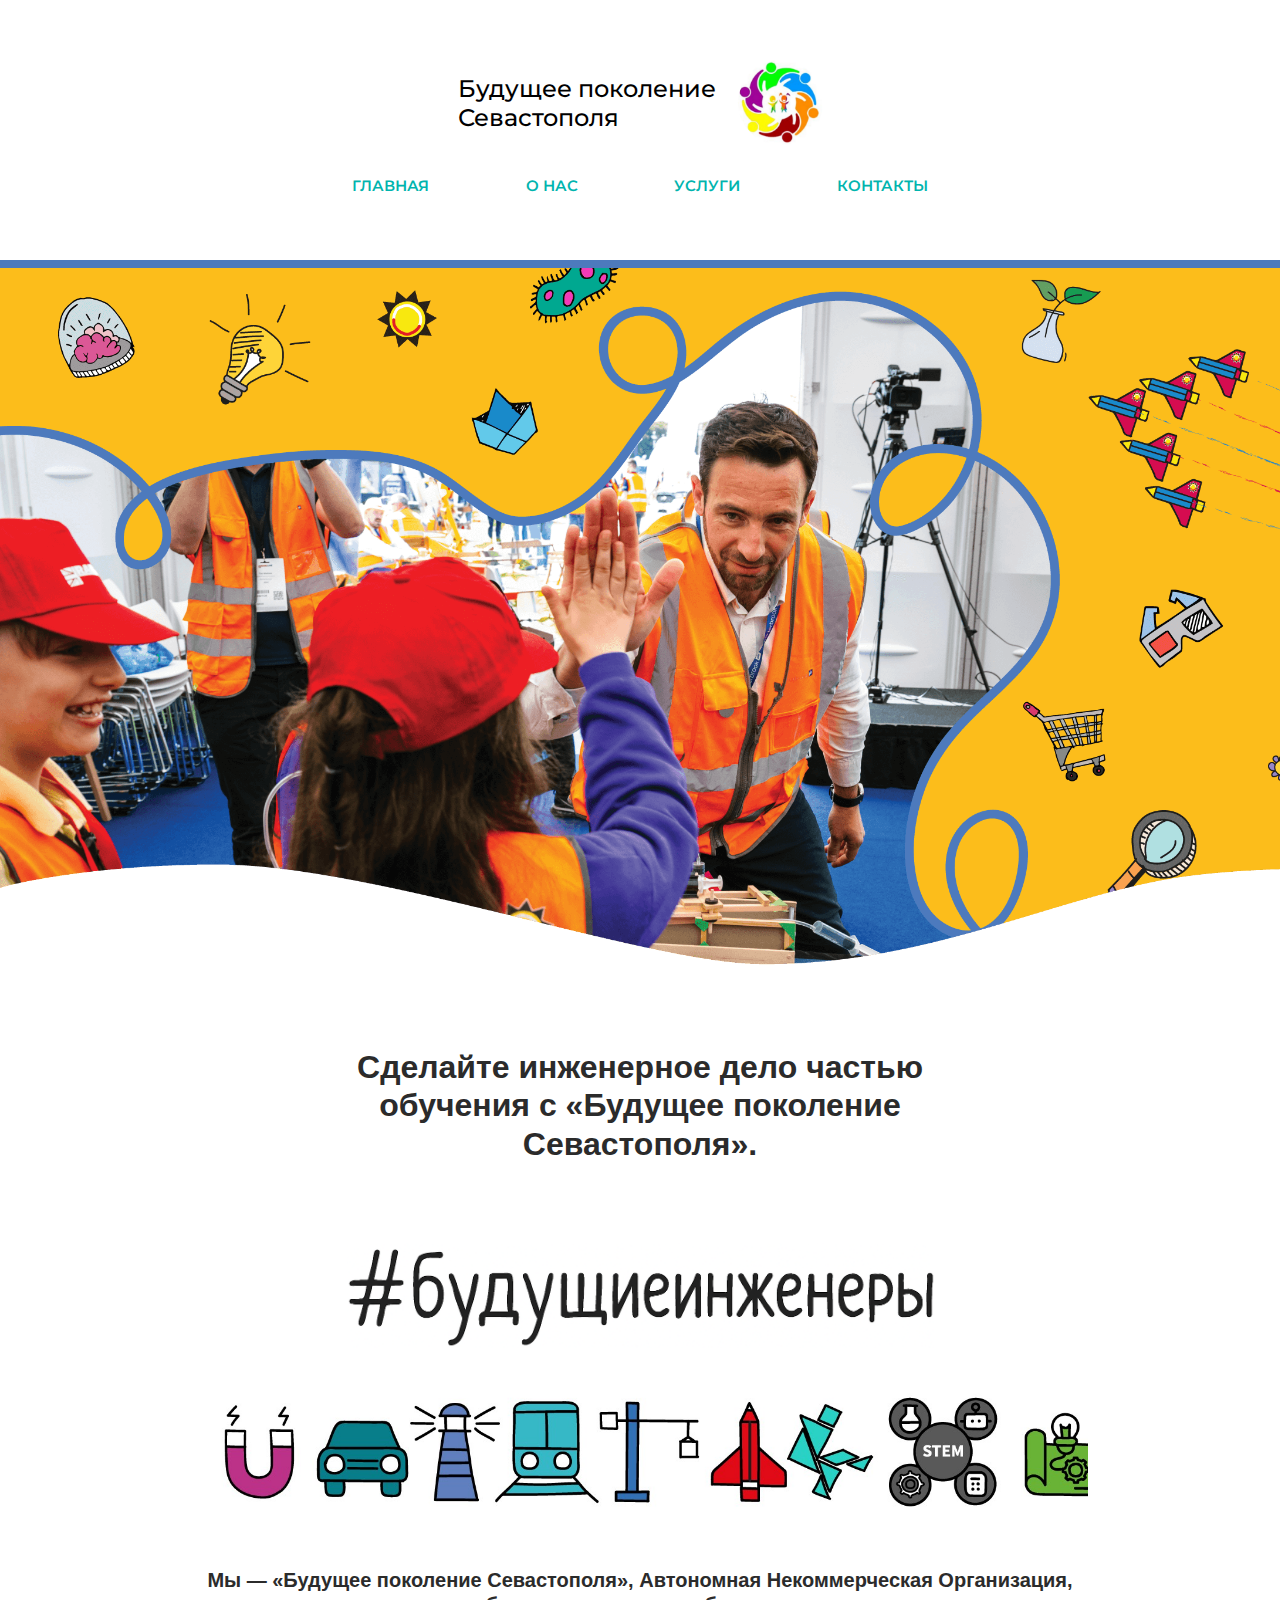
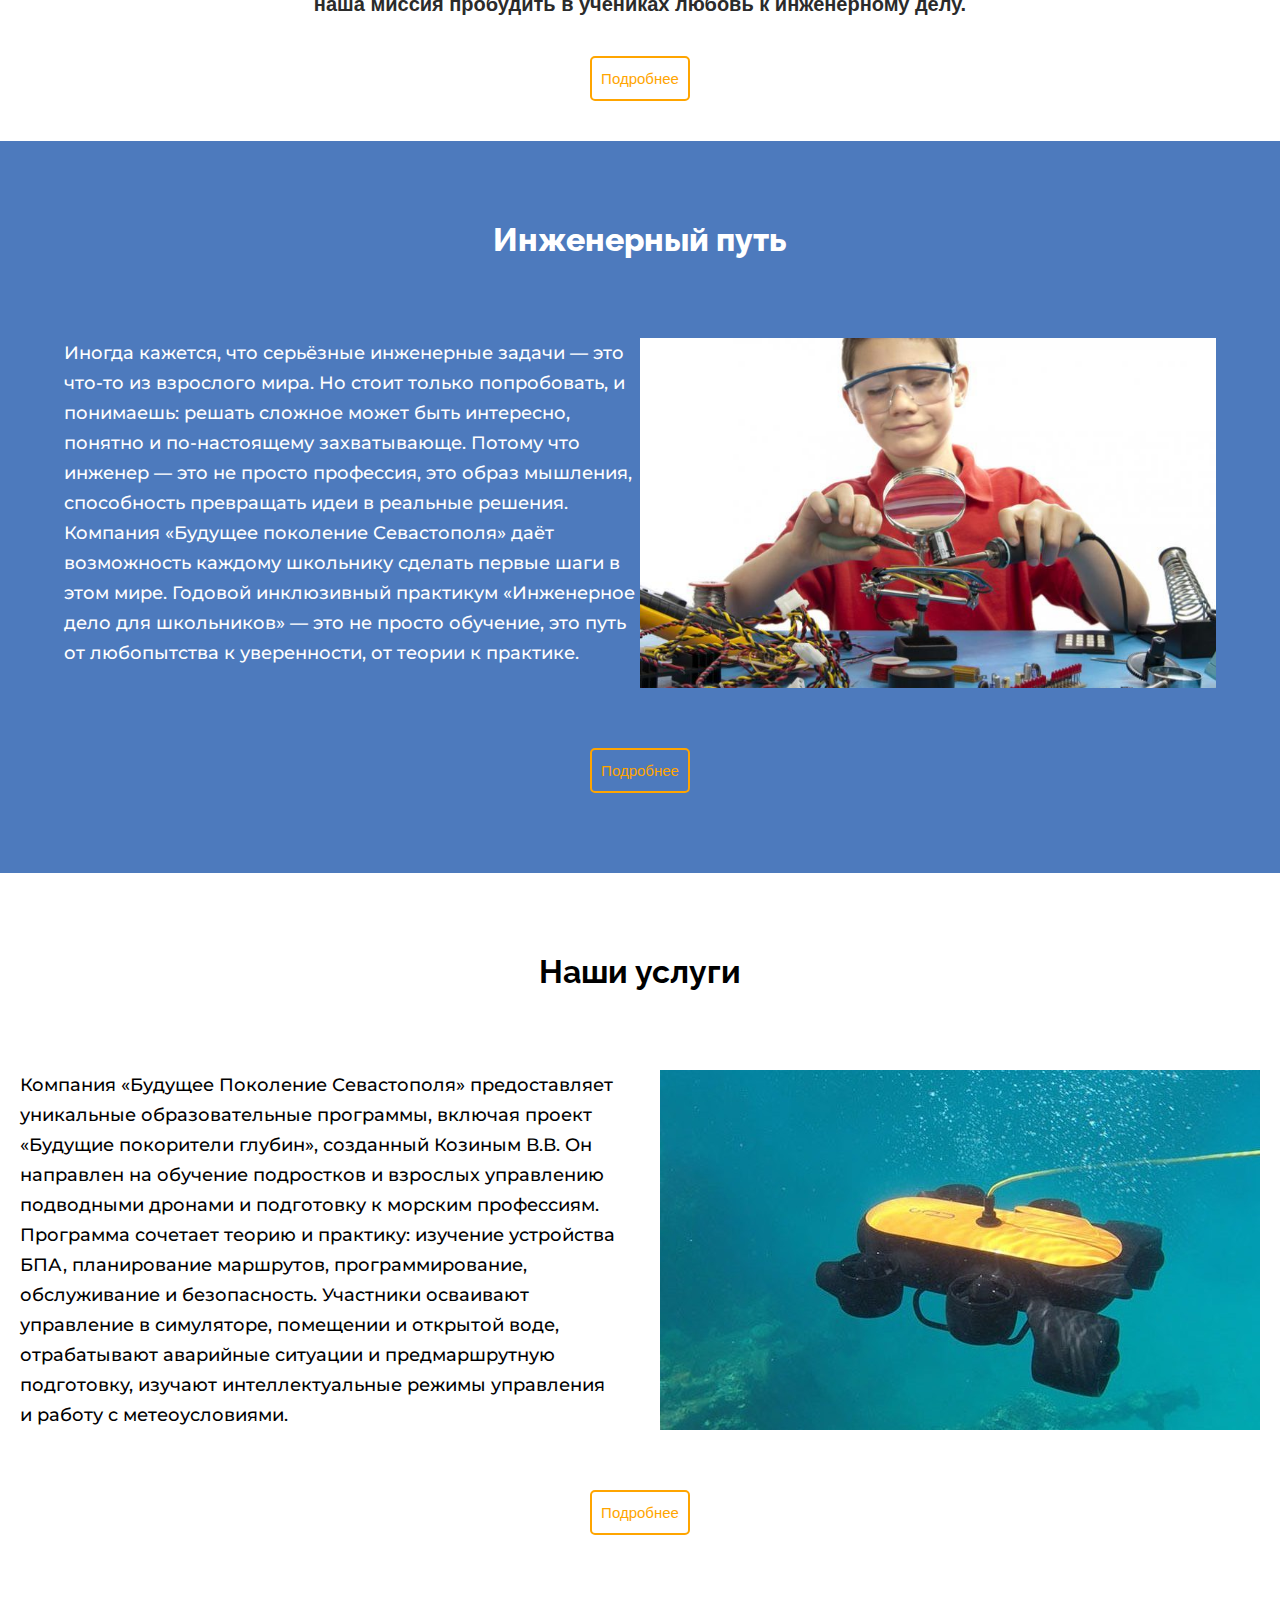
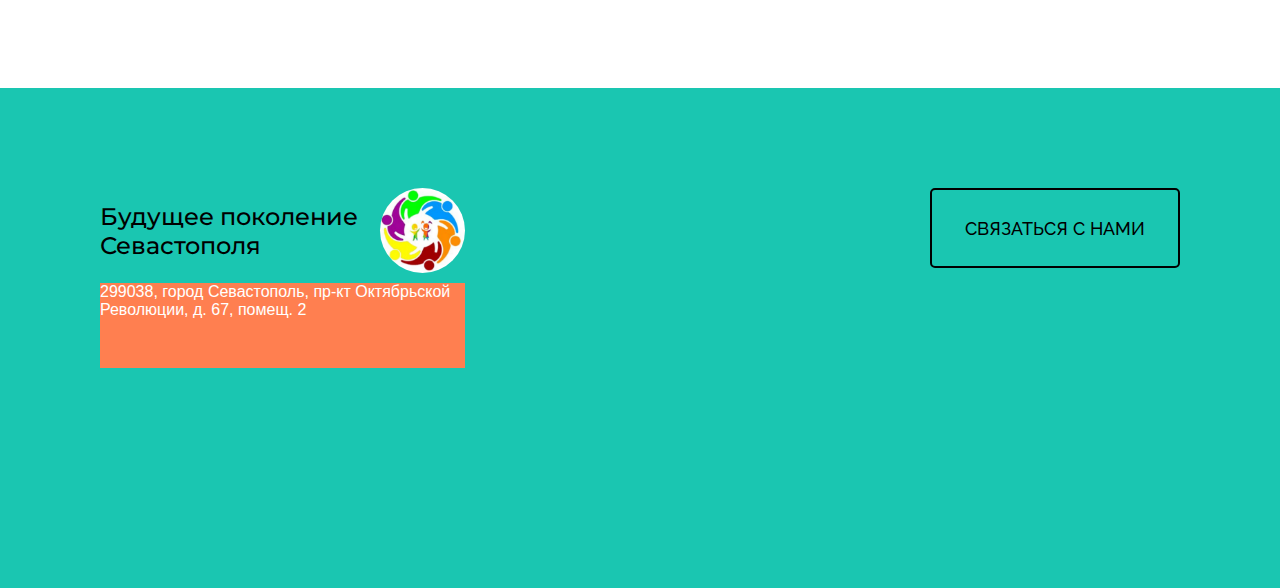
<file: index.html>
<!DOCTYPE html>
<html lang="en">
<head>
  <meta charset="UTF-8">
  <meta name="viewport" content="width=device-width, initial-scale=1.0">
  <meta http-equiv="X-UA-Compatible" content="IE=7">
  <title>MainPage</title>

  <link rel="preconnect" href="https://fonts.googleapis.com">
<link rel="preconnect" href="https://fonts.gstatic.com" crossorigin>
<link href="https://fonts.googleapis.com/css2?family=Raleway:ital,wght@0,100..900;1,100..900&display=swap" rel="stylesheet">

<link rel="preconnect" href="https://fonts.googleapis.com">
<link rel="preconnect" href="https://fonts.gstatic.com" crossorigin>
<link href="https://fonts.googleapis.com/css2?family=Montserrat:ital,wght@0,100..900;1,100..900&display=swap" rel="stylesheet">

  <link rel="stylesheet" href="styles.css">
</head>
  <body>

    <header>
      <div class="logo">
              <div class="logo_text">
                  <p>Будущее поколение Севастополя</p>
              </div>
              
              <div class="logo_img"></div>
      </div>

      <nav>
        <input id="burger-toggle" type="checkbox">
        <label for="burger-toggle">
          <span></span>
        </label>
        <ul class="header__list">
          
            <a href="./index.html" class="header__link">ГЛАВНАЯ</a>
          
          
            <a href="./about_us.html" class="header__link">О НАС</a>
          
          
            <a href="./services.html" class="header__link">УСЛУГИ</a>
          
          
            <!-- <a href="./programs.html" class="header__link">ПРОГРАММЫ</a> -->

            <a href="./contacts.html" class="header__link">КОНТАКТЫ</a>
          

        </ul>
      </nav>

    </header>

    <div class="main">
          <div class="blue_line"></div>
          <div class="img_man"></div>  
          <div class="bold_text">
            <p>Сделайте инженерное дело частью обучения с «Будущее поколение Севастополя».</p>
          </div>
          <div class="img_hashtag"></div>
          <div class="img_icons"></div>
          <div class="down_text">
            <p>Мы — «Будущее поколение Севастополя», Автономная Некоммерческая Организация, наша миссия пробудить в учениках любовь к инженерному делу.</p>
          </div>
          <a href="./about_us.html">
            <div class="button">
              <p>Подробнее</p>
            </div>
          </a>
    </div>

    <div class="colors_blocks">
      <div class="text1">
        <h1>Инженерный путь</h1>
      </div>

      <div class="block2">
        <div class="text2">
          <p>
            Иногда кажется, что серьёзные инженерные задачи — это что-то из взрослого мира. Но стоит только попробовать, и понимаешь: решать сложное может быть интересно, понятно и по-настоящему захватывающе. Потому что инженер — это не просто профессия, это образ мышления, способность превращать идеи в реальные решения.

    Компания «Будущее поколение Севастополя» даёт возможность каждому школьнику сделать первые шаги в этом мире. Годовой инклюзивный практикум «Инженерное дело для школьников» — это не просто обучение, это путь от любопытства к уверенности, от теории к практике.
          </p>

        </div>

        <div class="main_img6"></div>
      </div>

      
      <a href="./programs.html">
            <div class="button">
              <p>Подробнее</p>
            </div>
      </a>
    </div>

    <div class="services">
      <h1>Наши услуги</h1>

      <div class="blocks">
        <div class="text">
          <p>
            Компания «Будущее Поколение Севастополя» предоставляет уникальные образовательные программы, включая проект «Будущие покорители глубин», созданный Козиным В.В. Он направлен на обучение подростков и взрослых управлению подводными дронами и подготовку к морским профессиям. Программа сочетает теорию и практику: изучение устройства БПА, планирование маршрутов, программирование, обслуживание и безопасность. Участники осваивают управление в симуляторе, помещении и открытой воде, отрабатывают аварийные ситуации и предмаршрутную подготовку, изучают интеллектуальные режимы управления и работу с метеоусловиями.
          </p>
        </div>

        <div class="img"></div>
      </div>
          
      <a href="./services.html">
            <div class="button">
              <p>Подробнее</p>
            </div>
      </a>
    </div>

    <div class="line"></div>

    <div class="sponsors">
      <div class="text">
        <h1>Наши партнеры </h1>
      </div>

      <div class="block1">
        <div class="sp1"></div>
        <div class="sp2"></div>
        <div class="sp3"></div>
        <div class="sp4">
          <div class="img"></div>
          <p>
              Яхтенно- Морской
              Комплекс Моби-Дик
          </p>
        </div>
      </div>

      <div class="block2">
        <div class="sp1"></div>
        <div class="sp2"></div>
        <div class="sp5"></div>
      </div>

      <div class="block3">
        <div class="sp1">
          <div class="img"></div>

          <div class="text">
            <p>Терновский муниципальный округ</p>
          </div>
        </div>
        <div class="sp2"></div>
      </div>
    </div>

      <div class="footer">
        <div class="block1">
              <div class="logo_footer">
                <div class="logo_text">
                    <p>Будущее поколение Севастополя</p>
                </div>
                
                <div class="logo_img"></div>
              </div>

              <div class="adress">
                <p>299038, город Севастополь, пр-кт Октябрьской Революции, д. 67, помещ. 2</p>
              </div>
        </div>

        <div class="block2">
            <a href="./contacts.html">
              <div class="button">
                <p>СВЯЗАТЬСЯ С НАМИ</p>
              </div>
            </a>
        </div>
      </div>
    </div>
  </body> 
</html>
</file>
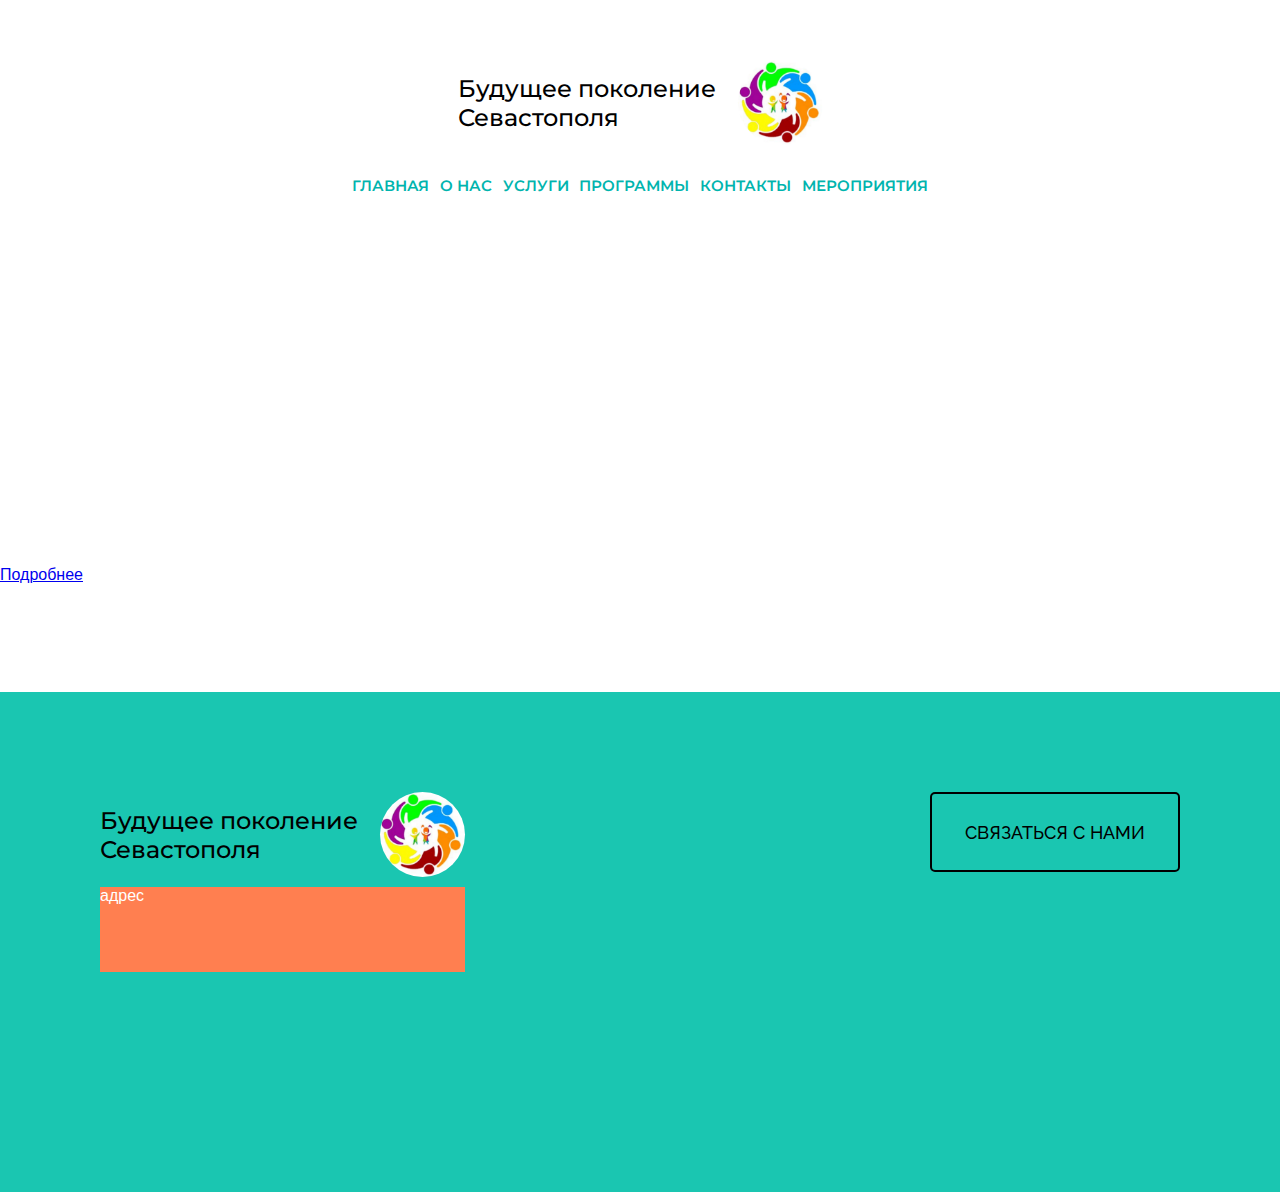
<file: about_us.html>
<!DOCTYPE html>
<html lang="en">
<head>
  <meta charset="UTF-8">
  <meta name="viewport" content="width=device-width, initial-scale=1.0">
  <meta http-equiv="X-UA-Compatible" content="IE=7">
  <title>MainPage</title>
  <link rel="stylesheet" href="styles.css">
</head>
  <body>
    <header>
      <div class="logo">
              <div class="logo_text">
                  <p>Будущее поколение Севастополя</p>
              </div>
              
              <div class="logo_img"></div>
      </div>

      <nav>
        <input id="burger-toggle" type="checkbox">
        <label for="burger-toggle">
          <span></span>
        </label>
        <ul class="header__list">
          
            <a href="" class="header__link">ГЛАВНАЯ</a>
          
          
            <a href="/" class="header__link">О НАС</a>
          
          
            <a href="./services.html" class="header__link">УСЛУГИ</a>
          
          
            <a href="./programs.html" class="header__link">ПРОГРАММЫ</a>

            <a href="/" class="header__link">КОНТАКТЫ</a>

            <a href="" class="events">МЕРОПРИЯТИЯ</a>
          

        </ul>
      </nav>

    </header>

    <div class="about_block">
        <div class="blue_line"></div>
        <div class="img"></div>   

        <div class="bold_text">
            <p>Мы — компания «Будущее поколение Севастополя», формирующая инженеров завтрашнего дня</p>
        </div>

        <div class="text2">
            <p>Компания «Будущее поколение Севастополя» — это пространство, где дети делают первые шаги в инженерный мир.
Мы вдохновляем юных исследователей решать сложные задачи, управлять технологиями будущего и превращать идеи в реальные проекты. Наши программы объединяют теорию и практику, развивая творческое мышление, технические навыки и уверенность в своих силах.
Мы верим, что именно сегодня формируется поколение инженеров, которое будет строить завтрашний мир.</p>
        </div>

        <div class="text3">
            <p>Наши курсы и практикумы созданы так, чтобы каждый ребёнок мог почувствовать себя настоящим инженером. От первых экспериментов с конструкторами и дронами до создания собственных проектов — всё построено на реальных задачах и современном оборудовании. Мы не просто обучаем, мы раскрываем потенциал и показываем, что инженерия — это несложно, увлекательно и по-настоящему важно.</p>
        </div>

        <div class="text4">
            <p>В каждом ребёнке мы видим уникальную личность с собственными талантами и мечтами. Поэтому мы находим особый подход к каждому ученику, помогая раскрыть его индивидуальность и уверенность в себе. Ведь именно из разнообразия идей, характеров и стремлений рождаются настоящие открытия.</p>
        </div>

        <div class="bold_text2">
            <p>Наши задачи:</p>
        </div>

        <div class="icons">
            <div class="icon1">

                <div class="img"></div>
                <div class="text">
                    <p>Развивать инженерное мышление у детей и подростков — через практические занятия, современные технологии и реальные проекты.</p>
                </div>
            </div>
            <div class="icon2">
                <div class="img"></div>
                <div class="text">
                    <p>
                        Создавать вдохновляющую образовательную среду, где каждый ребёнок чувствует внимание, заботу, поддержку, интерес и уверенность в своих силах.
                    </p>
                </div>
            </div>
            <div class="icon3">
                <div class="img"></div>
                <div class="text">
                    <p>Раскрывать индивидуальность каждого ученика, находя личный подход и помогая превратить любопытство в уверенные шаги к профессии будущего.</p>
                </div>
            </div>
        </div>
        
        <div class="drones_info">
            <div class="bold_text3">
                <p>Услуги</p>
            </div>

            <div class="text">
                  
                <div class="text1">
                    <p>Компания «Будущее поколение Севастополя» 
                        предлагает разнообразные образовательные услуги 
                        для детей, которые хотят познакомиться с 
                        миром инженерии и технологий будущего. Особое внимание мы уделяем подводным дронам: дети учатся управлять ними, осваивают основы инженерии и создают собственные мини-проекты, развивая практические навыки и уверенность в себе.</p>
                
                </div>

                <div class="img"></div>
            </div>

                                    
            <a href="#">
                <div class="button">
                <p>Подробнее</p>
                </div>
            </a>
        </div>

        <div class="end_block">
            <div class="img_hashtag"></div>


            <div class="text1">
                    <p>Компания «Будущее поколение Севастополя» — это не просто обучение, а путь к открытиям, уверенному развитию и вдохновению. Мы верим, что каждый ребёнок способен стать создателем, исследователем и инженером, если ему дать возможность пробовать, ошибаться и мечтать.</p>
            </div>

            <div class="text2">
                <p>
                    Мы создаём пространство, где технологии становятся инструментом творчества, а знания — основой уверенности в себе. Здесь дети учатся не бояться трудностей, искать решения и верить в собственные силы. Мы поддерживаем их интерес к новым идеям, развиваем настойчивость, внимание к деталям и стремление доводить начатое до конца. Всё это помогает вырастить поколение, которое не просто разбирается в технике, а умеет создавать что-то по-настоящему значимое.
                </p>
            </div>

            <div class="text3">
                <p>Сегодня мы учим детей мечтать, а завтра — они создадут наш общий мир.</p>
            </div>

            <div class="img"></div>

        </div>
    </div>

    <div class="footer">
        <div class="block1">
              <div class="logo_footer">
                <div class="logo_text">
                    <p>Будущее поколение Севастополя</p>
                </div>
                
                <div class="logo_img"></div>
              </div>

              <div class="adress">
                <p>адрес</p>
              </div>
        </div>

        <div class="block2">
            <a href="#">
              <div class="button">
                <p>СВЯЗАТЬСЯ С НАМИ</p>
              </div>
            </a>
        </div>
    </div>
    </div>
  </body> 
</html>
</file>
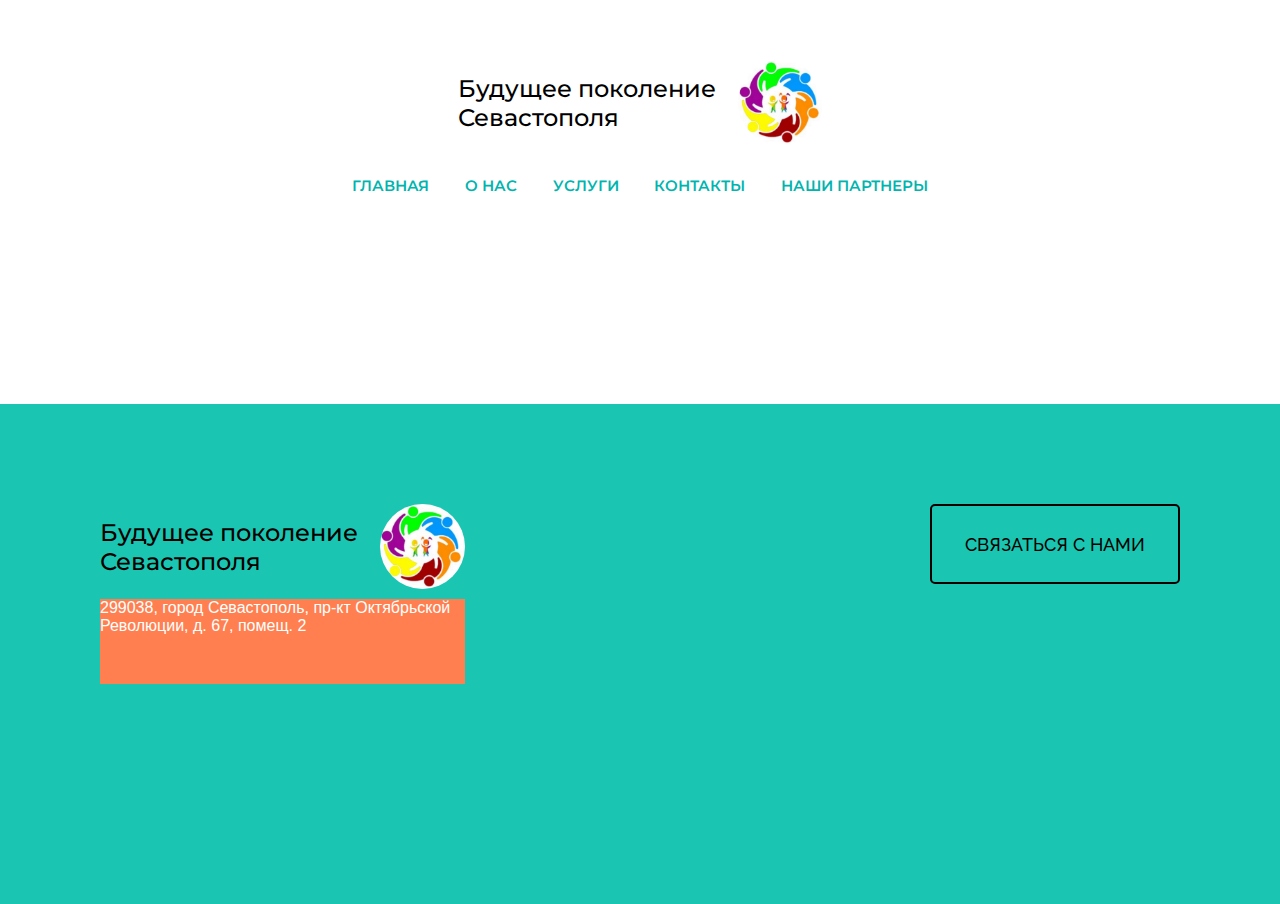
<file: contacts.html>
<!DOCTYPE html>
<html lang="en">
<head>
  <meta charset="UTF-8">
  <meta name="viewport" content="width=device-width, initial-scale=1.0">
  <meta http-equiv="X-UA-Compatible" content="IE=7">
  <title>MainPage</title>

    <link rel="preconnect" href="https://fonts.googleapis.com">
<link rel="preconnect" href="https://fonts.gstatic.com" crossorigin>
<link href="https://fonts.googleapis.com/css2?family=Raleway:ital,wght@0,100..900;1,100..900&display=swap" rel="stylesheet">

<link rel="preconnect" href="https://fonts.googleapis.com">
<link rel="preconnect" href="https://fonts.gstatic.com" crossorigin>
<link href="https://fonts.googleapis.com/css2?family=Montserrat:ital,wght@0,100..900;1,100..900&display=swap" rel="stylesheet">

  <link rel="stylesheet" href="styles.css">
</head>
  <body>

    <header>
      <div class="logo">
              <div class="logo_text">
                  <p>Будущее поколение Севастополя</p>
              </div>
              
              <div class="logo_img"></div>
      </div>

      <nav>
        <input id="burger-toggle" type="checkbox">
        <label for="burger-toggle">
          <span></span>
        </label>
        <ul class="header__list">
          
            <a href="./index.html" class="header__link">ГЛАВНАЯ</a>
          
          
            <a href="./about_us.html" class="header__link">О НАС</a>
          
          
            <a href="./services.html" class="header__link">УСЛУГИ</a>
          
          
            <!-- <a href="./programs.html" class="header__link">ПРОГРАММЫ</a> -->

            <a href="./contacts.html" class="header__link">КОНТАКТЫ</a>

            <a href="#" class="events">НАШИ ПАРТНЕРЫ</a>
          

        </ul>
      </nav>

    </header>

    <div class="contacts_block">
        <div class="text text_contact">
            <p>Есть вопросы или желание присоединиться к нашим программам?
Свяжитесь с нами — компания «Будущее поколения Севастополя» всегда на связи и открыта к диалогу.</p>
        </div>

        <div class="adress text_contact">
            <p>Наш адрес:</p>
        </div>

        <div class="adress1 text_contact">
            <p>299038, город Севастополь, пр-кт Октябрьской Революции, д. 67, помещ. 2</p>    
        </div>

        <div class="email1 text_contact">
            <p>Наша электронная почта:</p>
        </div>
        
        <div class="email2 text_contact">
            <p>info@fg-s.ru</p>
        </div>

                
        <div class="number1 text_contact">
            <p>Наш номер телефона:</p>
        </div>
                
        <div class="email2 text_contact">
            <p>+79789383888</p>
        </div>
    </div>

    <div class="footer">
        <div class="block1">
              <div class="logo_footer">
                <div class="logo_text">
                    <p>Будущее поколение Севастополя</p>
                </div>
                
                <div class="logo_img"></div>
              </div>

              <div class="adress">
                <p>299038, город Севастополь, пр-кт Октябрьской Революции, д. 67, помещ. 2</p>
              </div>
        </div>

        <div class="block2">
            <a href="./contacts.html">
              <div class="button">
                <p>СВЯЗАТЬСЯ С НАМИ</p>
              </div>
            </a>
        </div>
    </div>
  </body> 
</html>
</file>
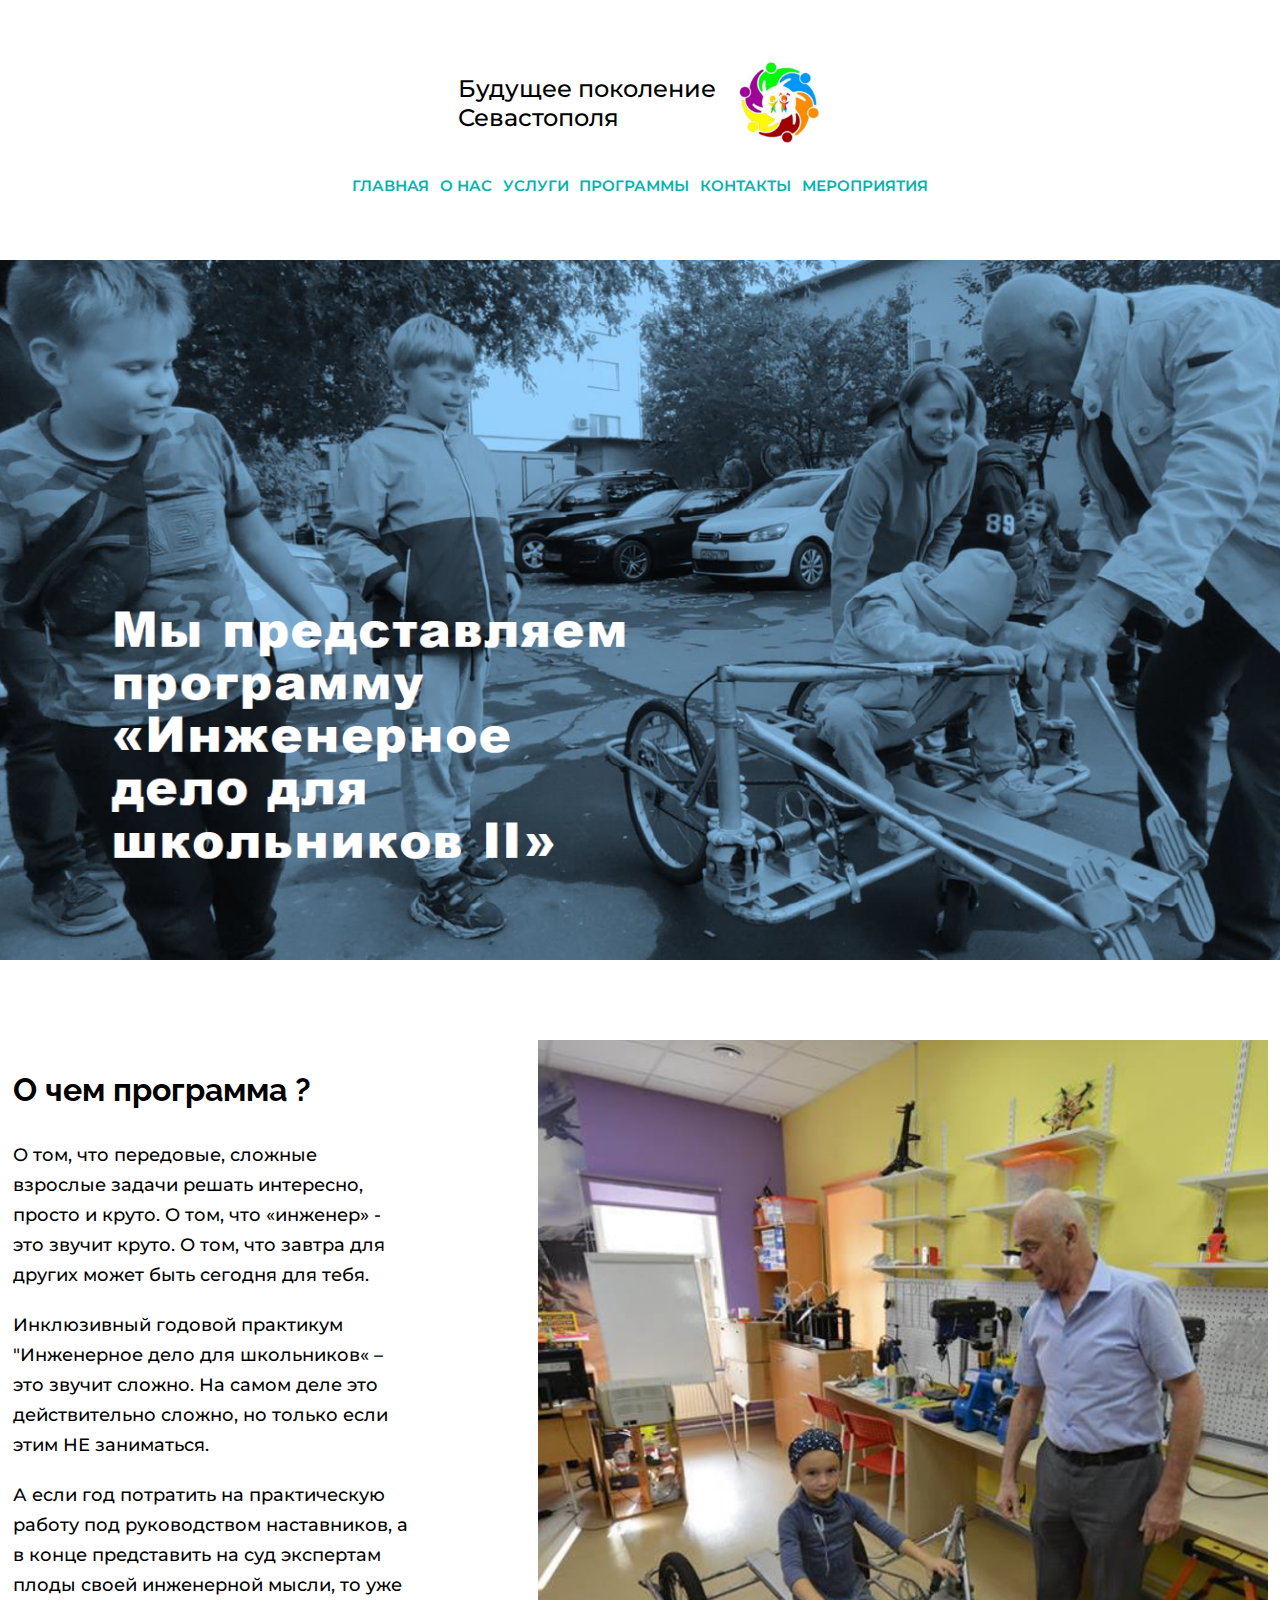
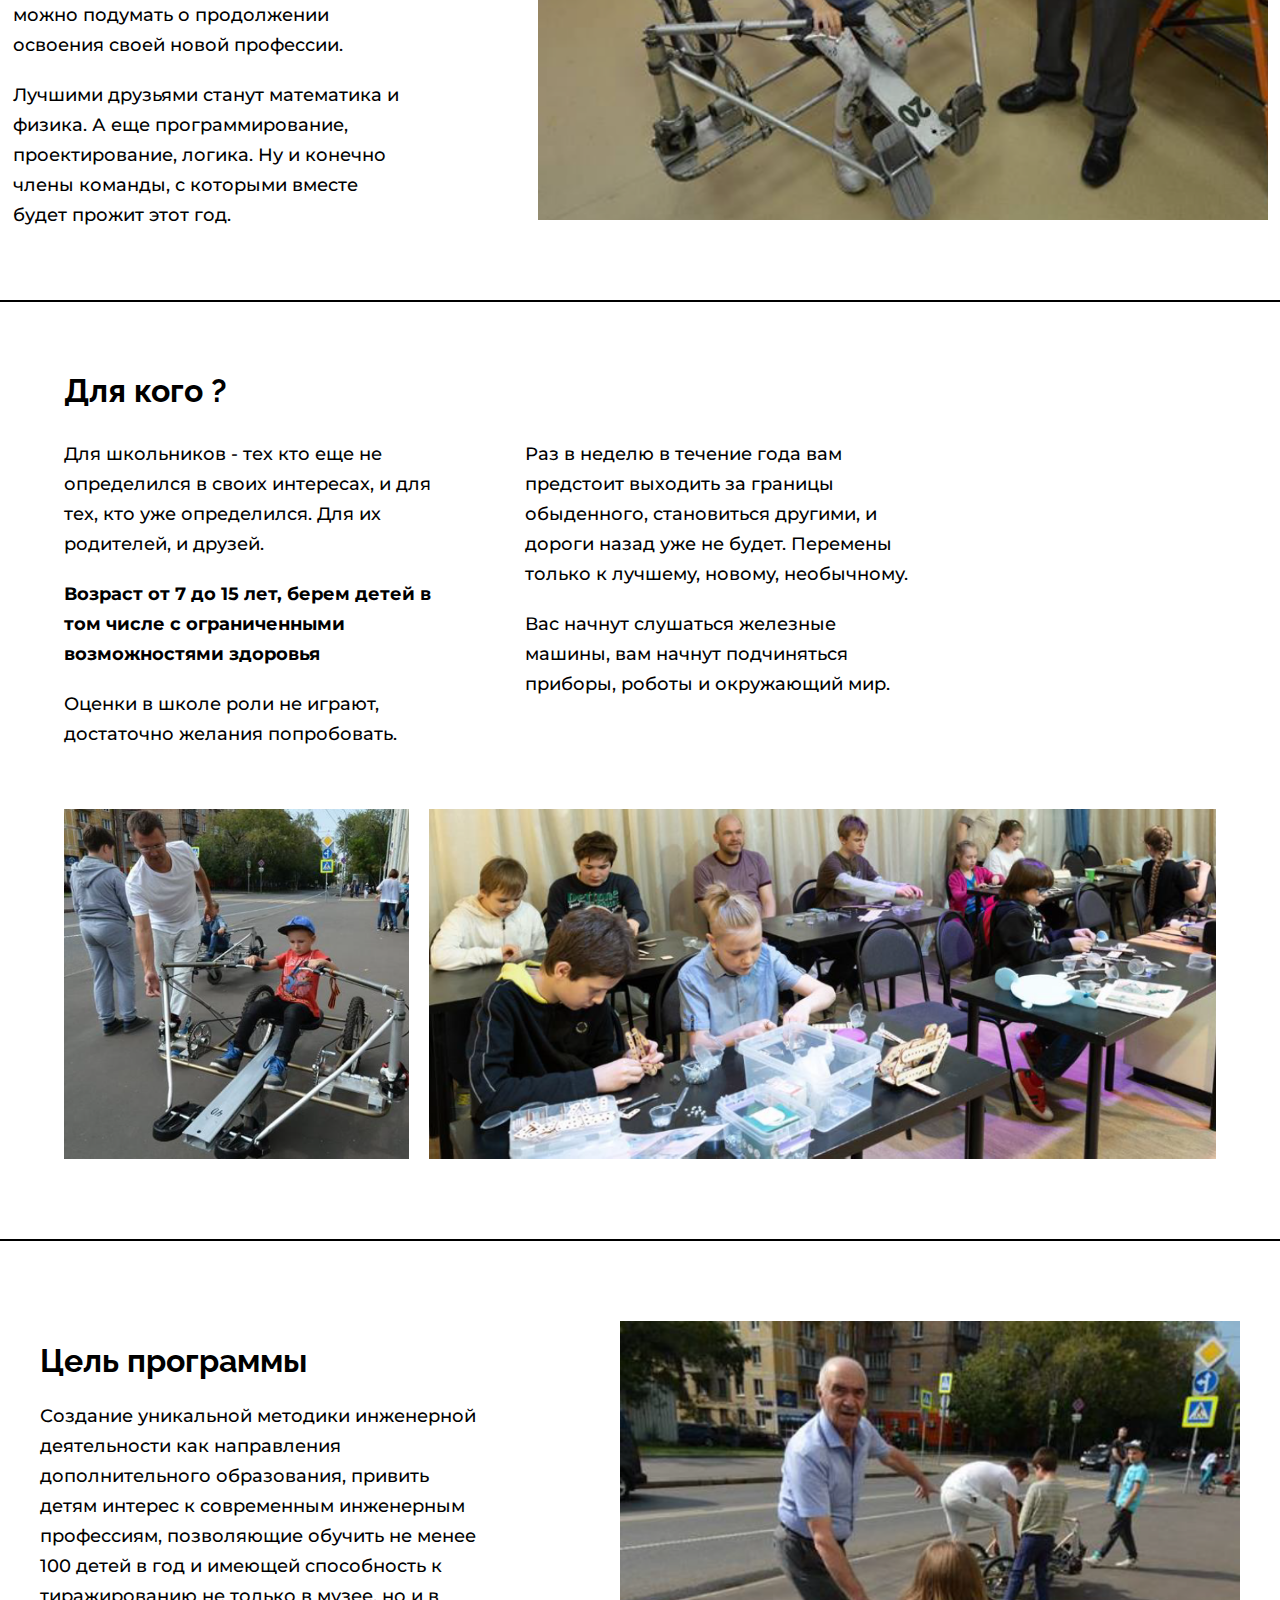
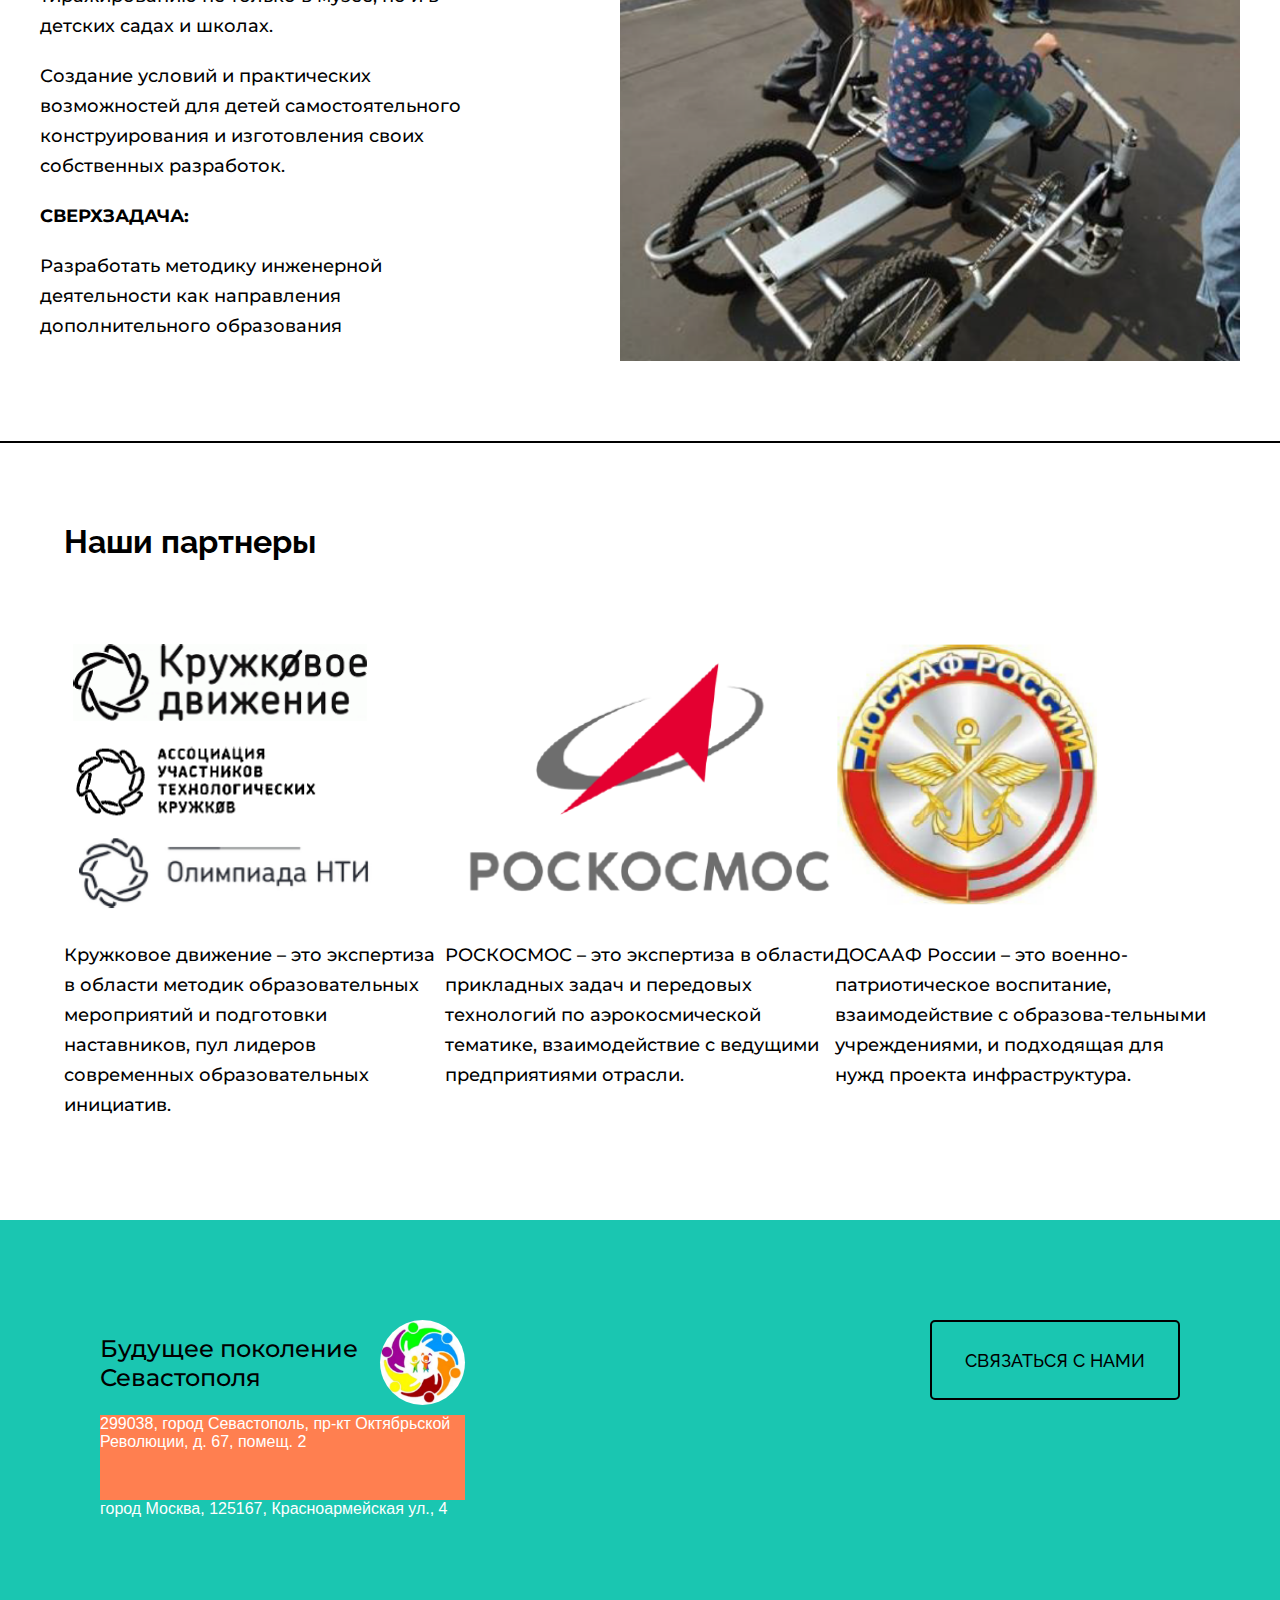
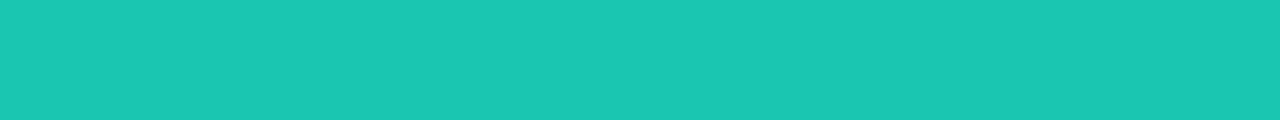
<file: programs.html>
<!DOCTYPE html>
<html lang="en">
<head>
    <meta charset="UTF-8">
    <meta name="viewport" content="width=device-width, initial-scale=1.0">
    <title>programs</title>
    <link rel="stylesheet" href="styles.css">
</head>
<body>     
    <header>
        <div class="logo">
                <div class="logo_text">
                    <p>Будущее поколение Севастополя</p>
                </div>
                
                <div class="logo_img"></div>
        </div>

        <nav>
        <input id="burger-toggle" type="checkbox">
        <label for="burger-toggle">
            <span></span>
        </label>
        <ul class="header__list">
            
            <a href="./index.html" class="header__link">ГЛАВНАЯ</a>
            
            
            <a href="./about_us.html" class="header__link">О НАС</a>
            
            
            <a href="./services.html" class="header__link">УСЛУГИ</a>
            
            
            <a href="./programs.html" class="header__link">ПРОГРАММЫ</a>

            <a href="./contacts.html" class="header__link">КОНТАКТЫ</a>
            
            <a href="#">МЕРОПРИЯТИЯ</a>
        </ul>
        </nav>

    </header>

    <div class="main_block_programs">
        <div class="img1"></div>

        <div class="about_block">
            <div class="text">
                <h1>О чем программа ?</h1>

                <div class="par1 par">
                    <p>О том, что передовые, сложные взрослые задачи решать интересно, просто и круто.
О том, что «инженер» - это звучит круто.
О том, что завтра для других может быть сегодня для тебя.</p>
                </div>

                <div class="par2 par">
                    <p>Инклюзивный годовой практикум "Инженерное дело для школьников« 
                    – это звучит сложно. На самом деле это действительно сложно, 
                    но только если этим НЕ заниматься.</p>
                </div>

                <div class="par3 par">
                    <p>А если год потратить на практическую 
                    работу под руководством наставников, а в конце 
                    представить на суд экспертам плоды своей инженерной 
                    мысли, то уже можно подумать о продолжении освоения своей новой профессии.</p>
                </div>

                <div class="par4 par">
                    <p>Лучшими друзьями станут математика 
                    и физика. А еще программирование, проектирование, 
                    логика. Ну и конечно члены команды, с которыми 
                    вместе будет прожит этот год.</p>
                </div>
            </div>

            <div class="img"></div>
        </div>

        <div class="line"></div>

        <div class="for">
            <div class="text1">
                <h1>Для кого ?</h1>
            </div>

            <div class="text2">
                <div class="group1">
                    <div class="par1 par">
                        <p>Для школьников - тех кто еще не определился в своих интересах, и для тех, кто уже определился.
Для их родителей, и друзей.</p>
                    </div>

                    <div class="par2 par">
                        <p>Возраст от 7 до 15 лет,
берем детей в том числе с ограниченными возможностями здоровья</p>
                    </div>

                    <div class="par3 par">
                        <p>Оценки в школе роли не играют, достаточно желания попробовать.</p>
                    </div>

                    <div class="img_group"></div>
                </div>

                <div class="group2">
                    <div class="par1 par">
                        <p>Раз в неделю в течение года вам предстоит выходить за границы обыденного, становиться другими, и дороги назад уже не будет. Перемены только к лучшему, новому, необычному.</p>
                    </div>

                    <div class="par2 par">
                        <p>Вас начнут слушаться железные машины, вам начнут подчиняться приборы, роботы и окружающий мир.</p>
                    </div>

                    <div class="img_group"></div>
                </div>
            </div>

            <div class="images">
                <div class="img1_for"></div>
                <div class="img2"></div>
            </div>
        </div>

        <div class="line2"></div>

        <div class="goal">
            <div class="text">
                <h1>Цель программы</h1>

                <div class="par1 par">
                                    <p>Создание уникальной методики инженерной деятельности как направления 
                    дополнительного образования, привить детям интерес к современным инженерным 
                    профессиям, позволяющие обучить не менее 100 детей в год и 
                    имеющей способность к тиражированию не только в музее, но и в детских садах и школах.</p>
                </div>

                <div class="par2 par">
                    <p>
                        Создание условий и практических возможностей для детей самостоятельного конструирования и изготовления своих собственных разработок.
                    </p>
                </div>

                <div class="par3 par">
                    <p>СВЕРХЗАДАЧА:</p>
                </div>

                <div class="par4 par">
                    <p>Разработать методику инженерной деятельности как направления дополнительного образования</p>
                </div>
            </div>

            <div class="img"></div>
        </div>

        <div class="line3"></div>

        <div class="partners">
            <div class="text1">
                <h1>Наши партнеры</h1>
            </div>

            <div class="blocks">
                <div class="partner1">
                    <div class="img"></div>

                    <p>Кружковое движение – это экспертиза в области методик образовательных мероприятий и подготовки наставников, пул лидеров современных образовательных инициатив.</p>
                </div>

                <div class="partner2">
                    <div class="img"></div>

                    <p>РОСКОСМОС – это экспертиза в области прикладных задач и передовых технологий по аэрокосмической тематике, взаимодействие с ведущими предприятиями отрасли.</p>
                </div>
                
                <div class="partner3">
                    <div class="img"></div>

                    <p>ДОСААФ России – это военно-патриотическое воспитание, взаимодействие с образова-тельными учреждениями, и подходящая для нужд проекта инфраструктура.</p>
                </div>
            </div>
        </div>
    </div>
    

    <div class="footer">
        <div class="block1">
              <div class="logo_footer">
                <div class="logo_text">
                    <p>Будущее поколение Севастополя</p>
                </div>
                
                <div class="logo_img"></div>
              </div>

              <div class="adress">
                <p>299038, город Севастополь, пр-кт Октябрьской Революции, д. 67, помещ. 2</p>
              </div>

              <div class="adress2">
                <p>город Москва, 125167, Красноармейская ул., 4</p>
              </div>
        </div>

        <div class="block2">
            <a href="./contacts.html">
              <div class="button">
                <p>СВЯЗАТЬСЯ С НАМИ</p>
              </div>
            </a>
        </div>
    </div>
</body>
</html>
</file>
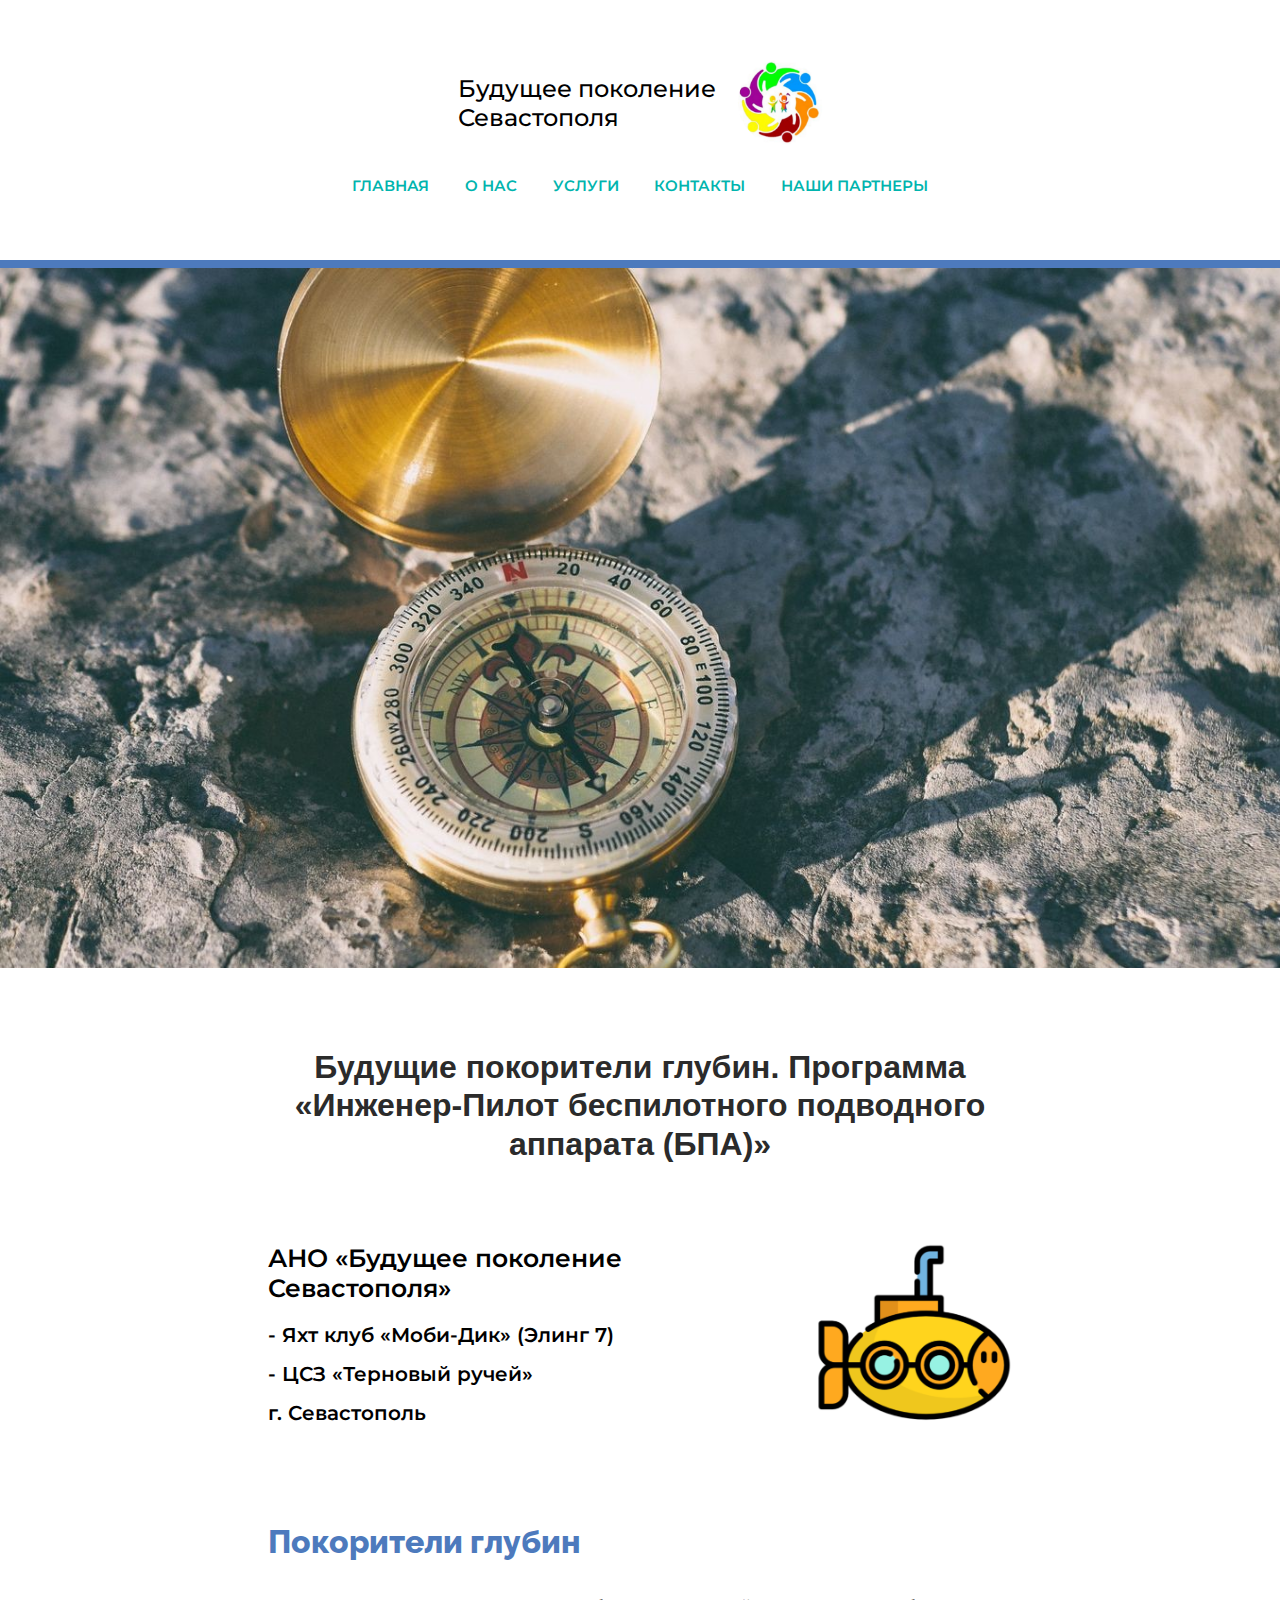
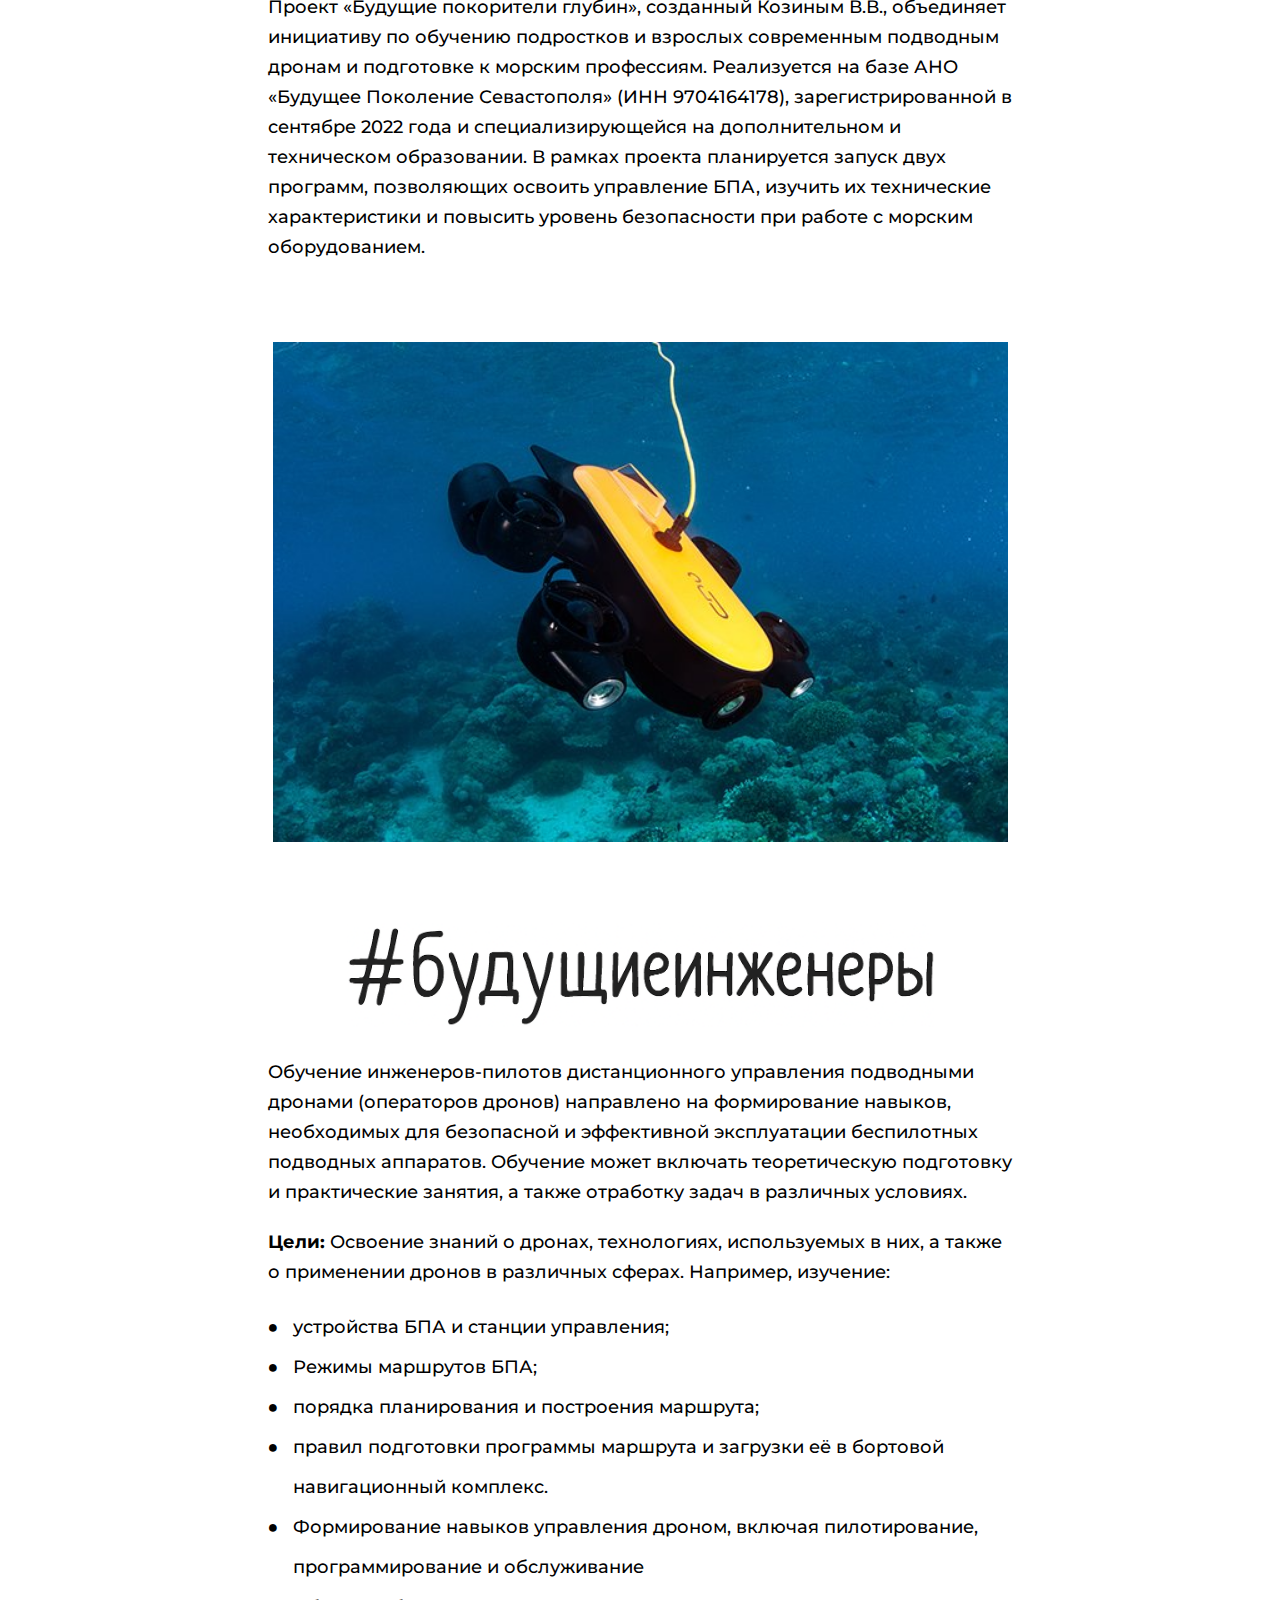
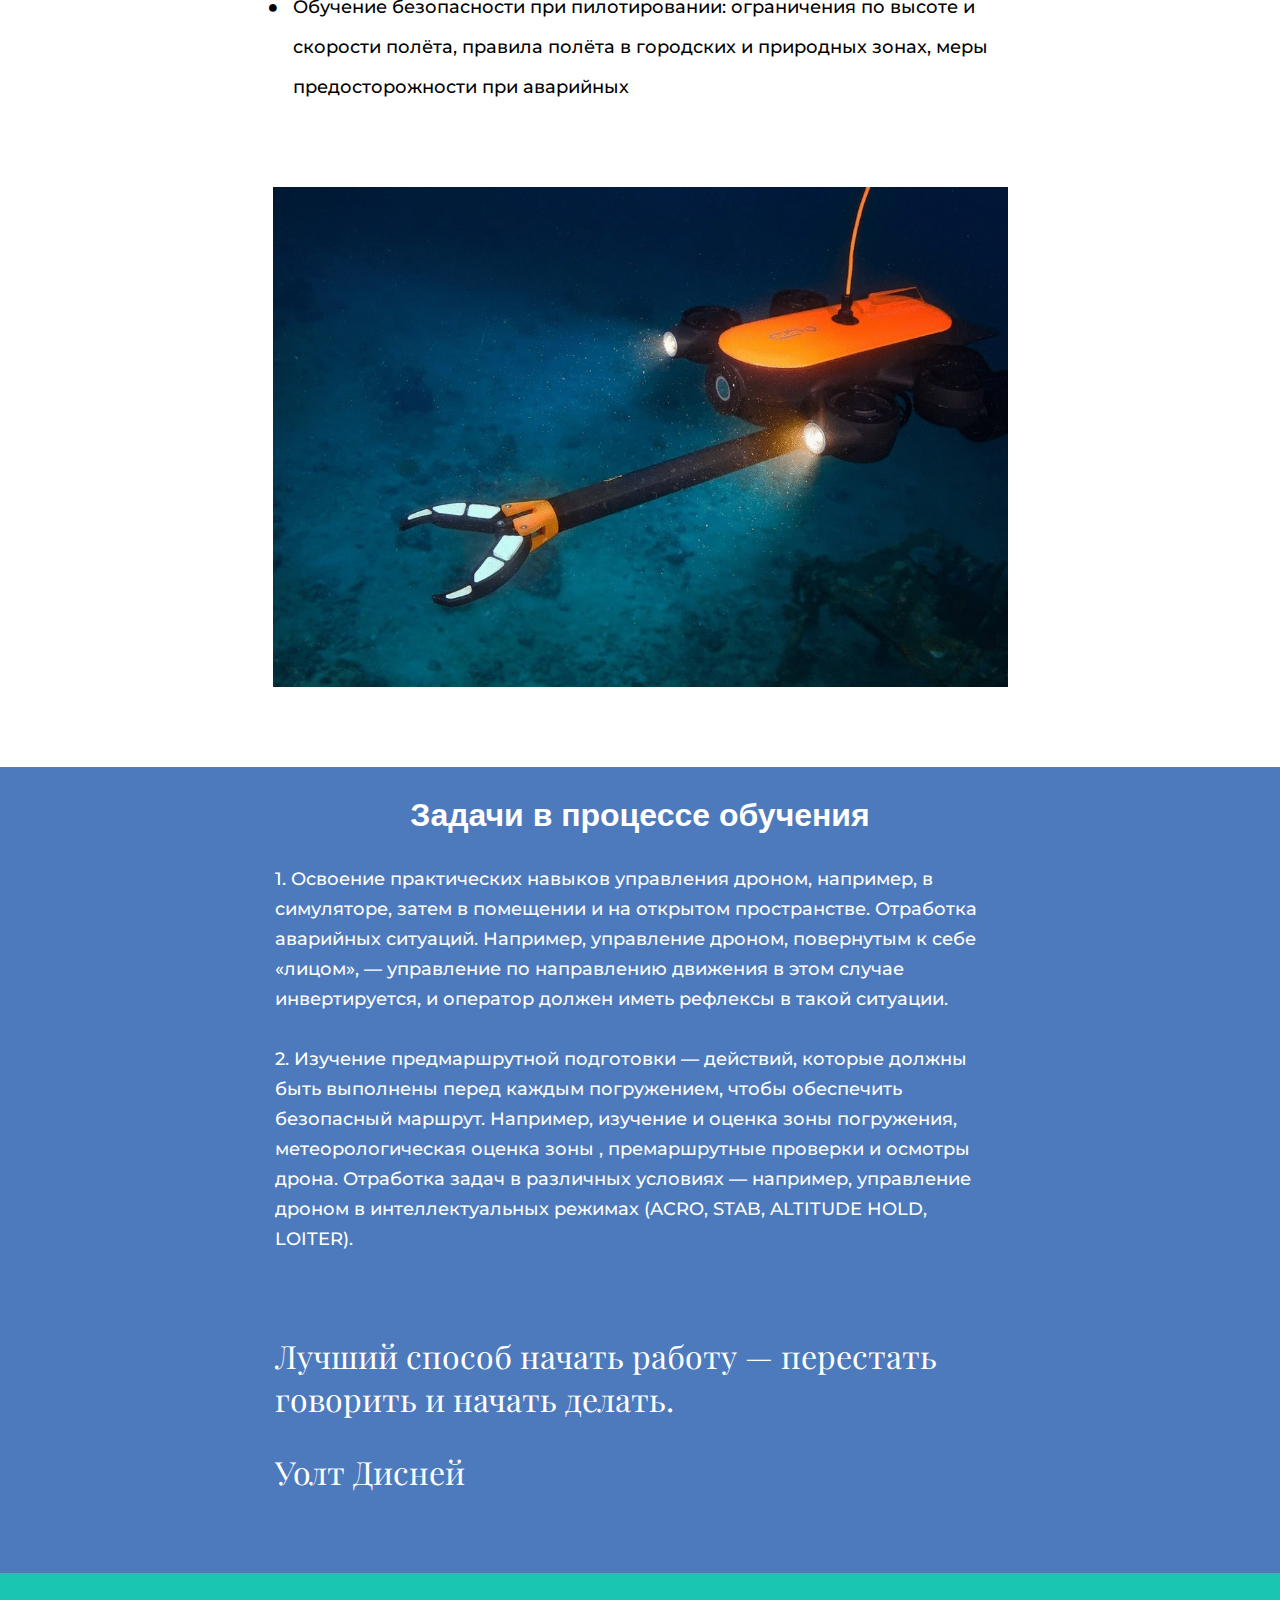
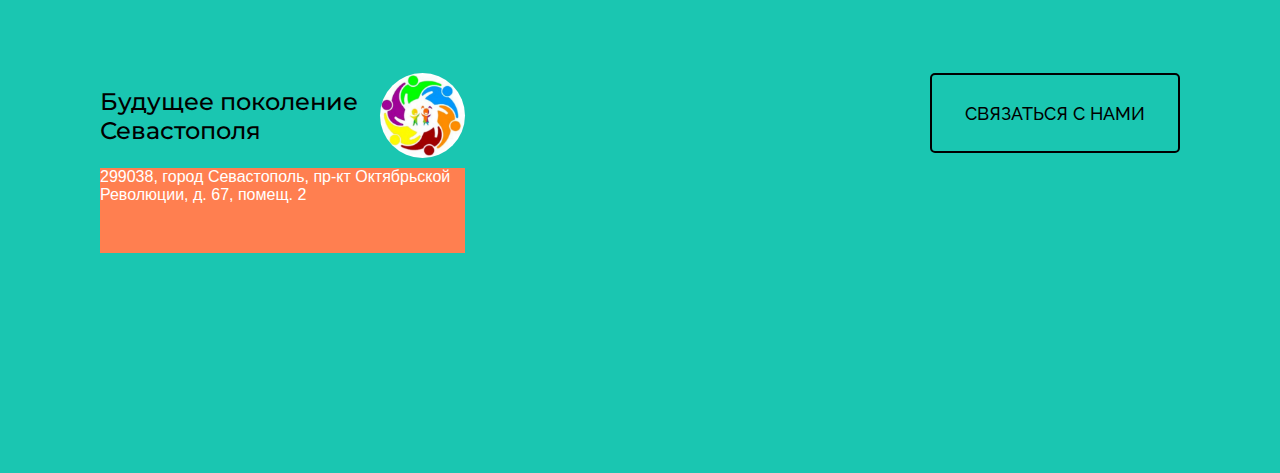
<file: services.html>
<!DOCTYPE html>
<html lang="en">
<head>
    <meta charset="UTF-8">
    <meta name="viewport" content="width=device-width, initial-scale=1.0">
    <title>Services</title>

    <link rel="preconnect" href="https://fonts.googleapis.com">
<link rel="preconnect" href="https://fonts.gstatic.com" crossorigin>
<link href="https://fonts.googleapis.com/css2?family=Raleway:ital,wght@0,100..900;1,100..900&display=swap" rel="stylesheet">

<link rel="preconnect" href="https://fonts.googleapis.com">
<link rel="preconnect" href="https://fonts.gstatic.com" crossorigin>
<link href="https://fonts.googleapis.com/css2?family=Montserrat:ital,wght@0,100..900;1,100..900&display=swap" rel="stylesheet">

    <link rel="stylesheet" href="styles.css">
</head>
<body>


    <header>
      <div class="logo">
              <div class="logo_text">
                  <p>Будущее поколение Севастополя</p>
              </div>
              
              <div class="logo_img"></div>
      </div>

      <nav>
        <input id="burger-toggle" type="checkbox">
        <label for="burger-toggle">
          <span></span>
        </label>
        <ul class="header__list">
          
            <a href="./index.html" class="header__link">ГЛАВНАЯ</a>
          
          
            <a href="./about_us.html" class="header__link">О НАС</a>
          
          
            <a href="./services.html" class="header__link">УСЛУГИ</a>
          
          
            <!-- <a href="./programs.html" class="header__link">ПРОГРАММЫ</a> -->

            <a href="./contacts.html" class="header__link">КОНТАКТЫ</a>

            <a href="#" class="events">НАШИ ПАРТНЕРЫ</a>
          

        </ul>
      </nav>

    </header>

    <div class="main_services">
        <div class="blue_line"></div>
        <div class="img_kompas"></div>

        <div class="bold_text">
          <p>Будущие покорители глубин. Программа «Инженер-Пилот беспилотного подводного аппарата (БПА)»</p>
        </div>

        <div class="block_iconText">
          
          <div class="text2_services">
            <p class="main_text">АНО  «Будущее поколение Севастополя»</p>
            <p>- Яхт клуб «Моби-Дик»  (Элинг 7)</p>
            <p>-  ЦСЗ «Терновый ручей»</p>
            <p class="last_text">г. Севастополь</p>
          </div>
 


          <div class="icon"></div>
        </div>

        <div class="block_info">
          <h1>Покорители глубин</h1>
          <p>
Проект «Будущие покорители глубин», созданный Козиным В.В., объединяет инициативу по обучению подростков и взрослых современным подводным дронам и подготовке к морским профессиям. Реализуется на базе АНО «Будущее Поколение Севастополя» (ИНН 9704164178), зарегистрированной в сентябре 2022 года и специализирующейся на дополнительном и техническом образовании. В рамках проекта планируется запуск двух программ, позволяющих освоить управление БПА, изучить их технические характеристики и повысить уровень безопасности при работе с морским оборудованием.
          </p>
        </div>

        <div class="drone_img"></div>

        <div class="img_hashtag"></div>

        <div class="block_text_hash">
          <p>Обучение инженеров-пилотов дистанционного управления подводными дронами (операторов дронов) направлено на формирование навыков, необходимых для безопасной и эффективной эксплуатации беспилотных подводных аппаратов. Обучение может включать теоретическую подготовку и практические занятия, а также отработку задач в различных условиях. 
</p>

          <p class="text2"><b>Цели:</b>  Освоение знаний о дронах, технологиях, используемых в них, а также о применении дронов в различных сферах. Например, изучение:
</p>

      <p class="text_list">● &nbsp;&nbsp;устройства БПА и станции управления;</p>
      <p class="text_list">● &nbsp;&nbsp;Режимы маршрутов БПА;</p>
      <p class="text_list">● &nbsp;&nbsp;порядка планирования и построения маршрута;</p>
      <p class="text_list">● &nbsp;&nbsp;правил подготовки программы маршрута и загрузки её в бортовой &nbsp;&nbsp;&nbsp;&nbsp;&nbsp;навигационный комплекс.</p>
      <p class="text_list">● &nbsp;&nbsp;Формирование навыков управления дроном, включая пилотирование, &nbsp;&nbsp;&nbsp;&nbsp;&nbsp;программирование и обслуживание</p>
      <p class="text_list">● &nbsp;&nbsp;Обучение безопасности при пилотировании: ограничения 
        по высоте и &nbsp;&nbsp;&nbsp;&nbsp;&nbsp;скорости полёта, правила полёта в 
        городских и природных зонах, меры &nbsp;&nbsp;&nbsp;&nbsp;&nbsp;предосторожности при аварийных
      </p>

      <!-- text list 600px -->

      
      <p class="text_list_600">● &nbsp;&nbsp;устройства БПА и станции управления;</p>
      <p class="text_list_600">● &nbsp;&nbsp;Режимы маршрутов БПА;</p>
      <p class="text_list_600">● &nbsp;&nbsp;порядка планирования и построения маршрута;</p>
      <p class="text_list_600">● &nbsp;&nbsp;правил подготовки программы маршрута и &nbsp;&nbsp;&nbsp;&nbsp;&nbsp;загрузки её в бортовой навигационный комплекс.</p>
      <p class="text_list_600">● &nbsp;&nbsp;Формирование навыков управления дроном, &nbsp;&nbsp;&nbsp;&nbsp;&nbsp;включая пилотирование, 
        программирование и &nbsp;&nbsp;&nbsp;&nbsp;&nbsp;обслуживание</p>
      <p class="text_list_600">● &nbsp;&nbsp;Обучение безопасности при пилотировании: &nbsp;&nbsp;&nbsp;&nbsp;&nbsp;ограничения 
        по высоте и скорости полёта, &nbsp;&nbsp;&nbsp;&nbsp;&nbsp;правила полёта в 
        городских и природных зонах, &nbsp;&nbsp;&nbsp;&nbsp;&nbsp;меры предосторожности при аварийных
      </p>

      <!-- text list 600px -->

        </div>

        <div class="drone2_img"></div>

        <div class="blue_block">
          <h1>Задачи в процессе обучения</h1>

          <div class="text1">
            
          <p>1. Освоение практических навыков управления дроном, например, в симуляторе, затем в помещении и на открытом пространстве. Отработка аварийных ситуаций. Например, управление дроном, повернутым к себе «лицом», — управление по направлению движения в этом случае инвертируется, и оператор должен иметь рефлексы в такой ситуации. 
          </p>

          </div>

          <div class="text2">

            <p>2. Изучение предмаршрутной подготовки — действий, которые должны быть выполнены перед каждым погружением, чтобы обеспечить безопасный маршрут. Например, изучение и оценка зоны погружения, метеорологическая оценка зоны , премаршрутные проверки и осмотры дрона. Отработка задач в различных условиях — например, управление дроном в интеллектуальных режимах (ACRO, STAB, ALTITUDE HOLD, LOITER).</p>

          </div>
        
          <div class="quote">
            <p class="text_quote1">Лучший способ начать работу — перестать говорить и начать делать.</p>
            <p>Уолт Дисней</p>
          </div>
        </div>
    </div>


    <div class="footer">
        <div class="block1">
              <div class="logo_footer">
                <div class="logo_text">
                    <p>Будущее поколение Севастополя</p>
                </div>
                
                <div class="logo_img"></div>
              </div>

              <div class="adress">
                <p>299038, город Севастополь, пр-кт Октябрьской Революции, д. 67, помещ. 2</p>
              </div>
        </div>

        <div class="block2">
            <a href="./services.html">
              <div class="button">
                <p>СВЯЗАТЬСЯ С НАМИ</p>
              </div>
            </a>
        </div>
    </div>
</body>
</html>
</file>
<file: styles.css>
@charset "UTF-8";
* {
  margin: 0;
  padding: 0;
  box-sizing: border-box;
}

@font-face {
  font-family: "Raleway";
  src: url(./fonts/Raleway-VariableFont_wght.ttf);
}
@font-face {
  font-family: "Montserrat";
  src: url(./fonts/Montserrat-VariableFont_wght.ttf);
}
@font-face {
  font-family: "PlayFair";
  src: url(./fonts/PlayfairDisplay-VariableFont_wght.ttf);
}
body {
  font-family: sans-serif;
  width: 100%;
  height: 100%;
  color: white;
  position: relative;
}

header {
  top: 0;
  left: 0;
  right: 0;
  z-index: 999;
  background-color: white;
  height: 200px;
}
header .logo {
  width: 365px;
  height: 85px;
  margin-bottom: 25px;
  display: flex;
  margin-top: 60px;
  margin-right: auto;
  margin-left: auto;
}
header .logo .logo_text {
  width: 265px;
  height: 100%;
  display: flex;
  align-items: center;
  margin-right: 15px;
}
header .logo .logo_text p {
  color: black;
  font-size: 24px;
  font-family: "Montserrat";
  display: block;
  font-weight: 500;
}
header .logo .logo_img {
  width: 85px;
  height: 85px;
  background-image: url(./images/logo.jpg);
  background-size: cover;
  border-radius: 50%;
}

.main {
  width: 100%;
  height: 500px;
  background-color: paleturquoise;
}

nav {
  width: 400px;
  margin: 0 auto;
  display: flex;
  align-items: center;
  justify-content: space-between;
  width: 45%;
  height: 30px;
}

nav > a img {
  width: 100px;
  border-radius: 50%;
}

ul {
  display: flex;
  transition: 0.5s;
  width: 100%;
  justify-content: space-between;
}
ul a {
  display: block;
  text-decoration: none;
  font-family: "Montserrat";
  position: relative;
  display: block;
  text-decoration: none;
  font-size: 15px;
  font-weight: 600;
  color: #01b4ae;
}
ul a::after {
  content: "";
  position: absolute;
  left: 0;
  bottom: -2px; /* отступ снизу (регулируй по вкусу) */
  width: 0;
  height: 2px;
  background-color: #01b4ae; /* цвет линии */
  transition: width 0.3s ease; /* плавность */
}
ul a:hover::after {
  width: 100%;
}

label {
  display: none;
}

#burger-toggle {
  display: none;
}

@media (max-width: 1000px) {
  body ul a {
    font-size: 12px;
  }
}
@media (max-width: 800px) {
  label {
    position: relative;
    z-index: 1000;
    display: block;
    height: 27px;
    width: 30px;
  }
  label::after, label::before, label span {
    position: absolute;
    width: 100%;
    height: 5px;
    background-color: #01b4ae;
    transition: 0.3s;
    border-radius: 30px;
  }
  label::before {
    content: "";
    top: 0;
  }
  label::after {
    content: "";
    bottom: 0;
  }
  label span {
    top: 11px;
  }
  #burger-toggle:checked ~ label::after {
    transform: rotate(45deg);
    bottom: 10px;
  }
  #burger-toggle:checked ~ label::before {
    transform: rotate(-45deg);
    top: 12px;
  }
  #burger-toggle:checked ~ label span {
    transform: rotate(-45deg);
    top: 12px;
  }
  ul {
    position: fixed;
    top: 0;
    right: -100vw; /* уезжает за экран */
    left: 100vw;
    width: 100vw; /* занимает всю ширину */
    height: 100vh; /* и всю высоту */
    background-color: white;
    padding-top: 100px; /* чтобы ссылки не прилипали к краю */
    flex-direction: column;
    align-items: center;
    justify-content: flex-start;
    gap: 30px;
    transition: 0.5s;
    z-index: 998; /* поверх контента, но под хедером */
  }
  #burger-toggle:checked ~ ul {
    left: 0;
    right: 0;
  }
}
@media (max-width: 800px) {
  body header {
    display: flex;
    flex-direction: unset;
    height: 200px;
    display: flex;
    justify-content: space-between;
    align-items: center;
  }
  body header nav {
    height: 25px;
    width: 30px;
    margin: 0;
    margin-right: 15px;
  }
  body header .logo {
    margin: 0;
    height: 60px;
    width: 270px;
    margin-left: 15px;
  }
  body header .logo .logo_text {
    width: 195px;
  }
  body header .logo .logo_text p {
    font-size: 18px;
  }
  body header .logo .logo_img {
    width: 60px;
    height: 60px;
  }
}
@media (max-width: 600px) {
  body header {
    height: 160px;
  }
  body header .logo {
    margin: 0;
    height: 45px;
    width: 185px;
    margin-left: 15px;
  }
  body header .logo .logo_text {
    width: 130px;
    margin-right: 10px;
  }
  body header .logo .logo_text p {
    font-size: 12px;
  }
  body header .logo .logo_img {
    width: 45px;
    height: 45px;
  }
}
body .main {
  width: 100%;
  height: 100%;
  background-color: white;
}
body .main .blue_line {
  background-color: #4D7ABD;
  padding-top: 8px;
  width: 100%;
}
body .main .img_man {
  width: 100%;
  height: 700px;
  background-image: url(./images/image_man.png);
  background-size: cover;
}
body .main .bold_text {
  width: 55%;
  margin-right: auto;
  margin-left: auto;
  margin-top: 80px;
  margin-bottom: 80px;
}
body .main .bold_text p {
  font-family: "Raleway";
  font-size: 32px; /* примерный размер */
  font-weight: 800; /* жирный */
  line-height: 1.2; /* межстрочный интервал */
  color: #2b2b2b; /* тёмно-серый, почти чёрный */
  font-family: sans-serif;
  text-align: center;
}
body .main .img_hashtag {
  width: 587px;
  height: 105px;
  background-image: url(./images/future_engineer.png);
  background-size: cover;
  margin-right: auto;
  margin-left: auto;
}
body .main .img_icons {
  width: 70%;
  height: 140px;
  background-image: url(./images/engineers-in-the-making-and-icons.jpg);
  background-size: cover;
  margin-right: auto;
  margin-left: auto;
  margin-top: 40px;
}
body .main .down_text {
  width: 68%;
  margin-right: auto;
  margin-left: auto;
  margin-top: 40px;
}
body .main .down_text p {
  font-family: "Raleway";
  font-size: 20px; /* примерный размер */
  font-weight: 700; /* жирный */
  line-height: 1.2; /* межстрочный интервал */
  color: #2b2b2b; /* тёмно-серый, почти чёрный */
  font-family: sans-serif;
  text-align: center;
  font-weight: 800;
}
body .main a {
  text-decoration: none;
  display: block;
  width: 100px;
  margin-right: auto;
  margin-left: auto;
  margin-top: 40px;
  margin-bottom: 40px;
}
body .main a .button {
  width: 100px;
  height: 45px;
  display: flex;
  justify-content: center;
  align-items: center;
  border-radius: 5px;
  border: 2px solid orange;
}
body .main a .button p {
  font-size: 15px;
  display: block;
  color: orange;
}
body .main a:hover .button {
  background-color: orange;
}
body .main a:hover .button p {
  color: white;
}

@media (max-width: 1000px) {
  body .main {
    height: 100%;
  }
  body .main .img_man {
    height: 500px;
  }
  body .main .bold_text {
    width: 65%;
  }
  body .main .bold_text p {
    font-size: 25px;
    font-weight: 600;
  }
  body .main .img_hashtag {
    width: 450px;
    height: 80px;
  }
  body .main .img_icons {
    height: 90px;
  }
  body .main .down_text p {
    font-size: 16px;
  }
  body .main a .button {
    width: 85px;
    height: 40px;
  }
  body .main a .button p {
    font-size: 12px;
  }
}
@media (max-width: 750px) {
  body .main .img_man {
    height: 350px;
  }
  body .main .bold_text {
    margin-top: 30px;
  }
  body .main .bold_text p {
    font-size: 20px;
  }
  body .main .img_icons {
    margin-top: 20px;
    width: 85%;
  }
  body .main .down_text {
    width: 85%;
    margin-top: 60px;
  }
  body .main .down_text p {
    font-size: 18px;
  }
}
@media (max-width: 550px) {
  body .main .bold_text {
    width: 90%;
    height: 100%;
  }
  body .main .bold_text p {
    font-size: 24px;
  }
  body .main .img_hashtag {
    width: 350px;
    height: 60px;
  }
  body .main .img_icons {
    width: 500px;
    height: 60px;
  }
  body .main .down_text {
    width: 85%;
    margin-top: 60px;
  }
  body .main .down_text p {
    font-size: 15px;
    font-weight: 800;
  }
  body .main a {
    text-decoration: none;
    display: block;
    width: 100px;
    margin-right: auto;
    margin-left: auto;
    margin-top: 40px;
    margin-bottom: 40px;
  }
  body .main a .button {
    width: 100px;
    height: 45px;
    display: flex;
    justify-content: center;
    align-items: center;
    border-radius: 5px;
    border: 2px solid orange;
  }
  body .main a .button p {
    font-size: 15px;
    display: block;
    color: orange;
  }
}
@media (max-width: 500px) {
  body .main .img_man {
    height: 250px;
  }
  body .main .img_hashtag {
    width: 275px;
    height: 48px;
  }
  body .main .img_icons {
    width: 450px;
  }
}
@media (max-width: 450px) {
  body .main .img_man {
    height: 220px;
  }
  body .main .img_icons {
    width: 400px;
  }
  body .main .down_text {
    width: 90%;
  }
  body .main .down_text p {
    font-weight: 800;
  }
}
body .colors_blocks {
  width: 100%;
  height: -moz-fit-content;
  height: fit-content;
  background-color: #4D7ABD;
  padding-top: 80px;
  padding-bottom: 80px;
}
body .colors_blocks .text1 {
  width: 40%;
  height: -moz-fit-content;
  height: fit-content;
  margin: 0 auto 0 auto;
}
body .colors_blocks .text1 h1 {
  color: white;
  text-align: center;
  font-family: "Raleway";
  font-weight: 800;
  margin-bottom: 80px;
}
body .colors_blocks .block2 {
  width: 90%;
  display: flex;
  justify-content: space-between;
  margin: 0 auto 0 auto;
}
body .colors_blocks .block2 .text2 {
  width: 600px;
  height: -moz-fit-content;
  height: fit-content;
}
body .colors_blocks .block2 .text2 p {
  color: white;
  font-size: 18px;
  font-family: "Montserrat";
  font-weight: 500;
  line-height: 30px;
}
body .colors_blocks .block2 .main_img6 {
  width: 600px;
  height: 350px;
  background-image: url(./images/main_img6.jpg);
  background-size: cover;
}
body .colors_blocks a {
  text-decoration: none;
  display: block;
  width: 100px;
  margin-right: auto;
  margin-left: auto;
  margin-top: 60px;
}
body .colors_blocks a .button {
  width: 100px;
  height: 45px;
  display: flex;
  justify-content: center;
  align-items: center;
  border-radius: 5px;
  border: 2px solid orange;
}
body .colors_blocks a .button p {
  font-size: 15px;
  display: block;
  color: orange;
}
body .colors_blocks a:hover .button {
  background-color: orange;
}
body .colors_blocks a:hover .button p {
  color: white;
}

@media (max-width: 1150px) {
  body .colors_blocks {
    padding-top: 40px;
    padding-bottom: 40px;
  }
  body .colors_blocks .text1 h1 {
    margin-bottom: 40px;
  }
  body .colors_blocks .block2 {
    width: 600px;
    flex-direction: column;
  }
  body .colors_blocks .block2 .text2 {
    margin-bottom: 40px;
  }
}
@media (max-width: 750px) {
  body .colors_blocks .text1 {
    width: 100%;
  }
  body .colors_blocks .text1 h1 {
    font-size: 28px;
  }
  body .colors_blocks .block2 {
    width: 500px;
  }
  body .colors_blocks .block2 .text2 {
    width: 500px;
  }
  body .colors_blocks .block2 .main_img6 {
    width: 500px;
  }
}
@media (max-width: 500px) {
  body .colors_blocks .block2 {
    width: 380px;
  }
  body .colors_blocks .block2 .text2 {
    width: 380px;
  }
  body .colors_blocks .block2 .text2 p {
    font-size: 14px;
  }
  body .colors_blocks .block2 .main_img6 {
    width: 380px;
    height: 280px;
  }
  body .colors_blocks a {
    margin-top: 40px;
  }
}
body .services {
  width: 100%;
  height: -moz-fit-content;
  height: fit-content;
  padding-top: 80px;
  padding-bottom: 80px;
}
body .services h1 {
  text-align: center;
  font-family: "Raleway";
  color: black;
  margin-bottom: 80px;
}
body .services .blocks {
  display: flex;
  justify-content: space-around;
}
body .services .blocks .text {
  width: 600px;
  height: -moz-fit-content;
  height: fit-content;
}
body .services .blocks .text p {
  color: black;
  font-size: 18px;
  font-family: "Montserrat";
  font-weight: 500;
  line-height: 30px;
}
body .services .blocks .img {
  width: 600px;
  height: 360px;
  background-image: url(./images/drone3.jpg);
  background-size: cover;
}
body .services a {
  text-decoration: none;
  display: block;
  width: 100px;
  margin-right: auto;
  margin-left: auto;
  margin-top: 60px;
}
body .services a .button {
  width: 100px;
  height: 45px;
  display: flex;
  justify-content: center;
  align-items: center;
  border-radius: 5px;
  border: 2px solid orange;
}
body .services a .button p {
  font-size: 15px;
  display: block;
  color: orange;
}
body .services a:hover .button {
  background-color: orange;
}
body .services a:hover .button p {
  color: white;
}

@media (max-width: 1150px) {
  body .services {
    padding-top: 40px;
    padding-bottom: 40px;
  }
  body .services h1 {
    margin-bottom: 40px;
  }
  body .services .blocks {
    width: 600px;
    flex-direction: column;
    margin: 0 auto 0 auto;
  }
  body .services .blocks .text {
    margin-bottom: 40px;
  }
}
@media (max-width: 750px) {
  body .services h1 {
    font-size: 28px;
  }
  body .services .blocks {
    width: 500px;
  }
  body .services .blocks .text {
    width: 500px;
  }
  body .services .blocks .img {
    width: 500px;
    height: 300px;
  }
}
@media (max-width: 500px) {
  body .services .blocks {
    width: 380px;
  }
  body .services .blocks .text {
    width: 380px;
  }
  body .services .blocks .text p {
    font-size: 14px;
  }
  body .services .blocks .img {
    width: 380px;
    height: 230px;
  }
  body .services a {
    margin-top: 40px;
  }
}
body .footer {
  width: 100%;
  height: 500px;
  background-color: #1ac6b1;
  display: flex;
  justify-content: space-between;
  padding-top: 100px;
  padding-right: 100px;
  padding-left: 100px;
}
body .footer .block1 {
  height: 100%;
}
body .footer .block1 .logo_footer {
  width: 365px;
  height: 85px;
  display: flex;
  margin-bottom: 10px;
}
body .footer .block1 .logo_footer .logo_text {
  width: 265px;
  height: 100%;
  display: flex;
  align-items: center;
  margin-right: 15px;
}
body .footer .block1 .logo_footer .logo_text p {
  color: black;
  font-size: 24px;
  font-family: "Montserrat";
  display: block;
  font-weight: 500;
}
body .footer .block1 .logo_footer .logo_img {
  width: 85px;
  height: 85px;
  background-image: url(./images/logo.jpg);
  background-size: cover;
  border-radius: 50%;
}
body .footer .block1 .adress {
  background-color: coral;
  width: 365px;
  height: 85px;
}
body .footer .block2 {
  height: 180px;
  display: flex;
}
body .footer .block2 a {
  text-decoration: none;
  display: block;
}
body .footer .block2 a .button {
  height: 80px;
  width: 250px;
  border: 2px solid black;
  border-radius: 5px;
  display: flex;
  justify-content: center;
  align-items: center;
}
body .footer .block2 a .button p {
  color: black;
  font-size: 18px;
  font-family: "Raleway";
  font-weight: 500;
  display: block;
}

@media (max-width: 850px) {
  body .footer {
    flex-direction: column;
    padding-left: 50px;
    justify-content: flex-start;
  }
  body .footer .block1 {
    height: 100%;
    margin-bottom: 50px;
  }
  body .footer .block1 .logo_footer {
    margin-bottom: 50px;
  }
  body .footer .block2 {
    height: 100%;
  }
}
@media (max-width: 600px) {
  body .footer .block1 {
    margin-bottom: 60px;
  }
  body .footer .block1 .logo_footer {
    margin: 0;
    height: 60px;
    width: 270px;
    margin-bottom: 60px;
  }
  body .footer .block1 .logo_footer .logo_text {
    width: 195px;
  }
  body .footer .block1 .logo_footer .logo_text p {
    font-size: 18px;
  }
  body .footer .block1 .logo_footer .logo_img {
    width: 60px;
    height: 60px;
  }
  body .footer .block1 .adress {
    width: 270px;
  }
  body .footer .block2 a .button {
    height: 50px;
    width: 270px;
  }
}
body .main_services {
  width: 100%;
  height: 100%;
}
body .main_services .img_kompas {
  width: 100%;
  height: 700px;
  background-image: url(./images/kompas.jpg);
  background-size: cover;
}
body .main_services .blue_line {
  background-color: #4D7ABD;
  padding-top: 8px;
  width: 100%;
}
body .main_services .bold_text {
  width: 55%;
  margin-right: auto;
  margin-left: auto;
  margin-top: 80px;
  margin-bottom: 80px;
}
body .main_services .bold_text p {
  font-family: "Raleway";
  font-size: 32px; /* примерный размер */
  font-weight: 800; /* жирный */
  line-height: 1.2; /* межстрочный интервал */
  color: #2b2b2b; /* тёмно-серый, почти чёрный */
  font-family: sans-serif;
  text-align: center;
}
body .main_services .block_iconText {
  margin: 0 auto 80px auto;
  display: flex;
  justify-content: space-around;
  width: 745px;
}
body .main_services .block_iconText .text2_services {
  height: 100%;
  width: -moz-fit-content;
  width: fit-content;
}
body .main_services .block_iconText .text2_services p {
  color: black;
  font-family: "Montserrat";
  font-weight: 600;
  font-size: 20px;
  margin-bottom: 15px;
}
body .main_services .block_iconText .text2_services .main_text {
  font-size: 25px;
  margin-bottom: 20px;
}
body .main_services .block_iconText .text2_services .last_text {
  margin-bottom: 0;
}
body .main_services .block_iconText .icon {
  width: 210px;
  height: 200px;
  background-color: burlywood;
  background-image: url(/images/icon_submarine_copy.png);
  background-size: cover;
}
body .main_services .block_info {
  width: 745px;
  height: 100%;
  margin: 0 auto 80px auto;
}
body .main_services .block_info h1 {
  color: #4D7ABD;
  font-family: "Raleway";
  margin-bottom: 32px;
  font-weight: 800;
}
body .main_services .block_info p {
  color: black;
  font-size: 18px;
  font-family: "Montserrat";
  font-weight: 500;
  line-height: 30px;
}
body .main_services .drone_img {
  width: 735px;
  height: 500px;
  background-image: url(./images/drone.jpg);
  background-size: cover;
  margin: 0 auto 80px auto;
}
body .main_services .img_hashtag {
  width: 587px;
  height: 105px;
  background-image: url(./images/future_engineer.png);
  background-size: cover;
  margin-right: auto;
  margin-left: auto;
  margin-bottom: 30px;
}
body .main_services .block_text_hash {
  width: 745px;
  margin: 0 auto 0 auto;
  height: -moz-fit-content;
  height: fit-content;
  margin-bottom: 80px;
}
body .main_services .block_text_hash p {
  color: black;
  font-size: 18px;
  font-family: "Montserrat";
  font-weight: 500;
  line-height: 30px;
}
body .main_services .block_text_hash .text2 {
  margin-top: 20px;
  margin-bottom: 20px;
}
body .main_services .block_text_hash .text_list {
  line-height: 40px;
}
body .main_services .block_text_hash .text_list_600 {
  display: none;
}
body .main_services .drone2_img {
  width: 735px;
  height: 500px;
  background-image: url(./images/drone2.jpg);
  background-size: cover;
  margin: 0 auto 80px auto;
}
body .main_services .blue_block {
  width: 100%;
  height: -moz-fit-content;
  height: fit-content;
  background-color: #4D7ABD;
  padding-top: 30px;
  padding-bottom: 80px;
}
body .main_services .blue_block h1 {
  text-align: center;
  margin-bottom: 30px;
}
body .main_services .blue_block .text1 {
  height: 100%;
  width: 730px;
  margin: 0 auto 0 auto;
  margin-bottom: 30px;
}
body .main_services .blue_block .text1 p {
  color: white;
  font-size: 18px;
  font-family: "Montserrat";
  font-weight: 500;
  line-height: 30px;
}
body .main_services .blue_block .text2 {
  height: 100%;
  width: 730px;
  margin: 0 auto 80px auto;
}
body .main_services .blue_block .text2 p {
  color: white;
  font-size: 18px;
  font-family: "Montserrat";
  font-weight: 500;
  line-height: 30px;
}
body .main_services .blue_block .quote {
  width: 730px;
  margin: 0 auto 0 auto;
}
body .main_services .blue_block .quote p {
  font-family: "PlayFair";
  font-size: 32px;
}
body .main_services .blue_block .quote .text_quote1 {
  margin-bottom: 30px;
}

@media (max-width: 800px) {
  body .main_services .img_kompas {
    width: 100%;
    height: 400px;
  }
  body .main_services .block_iconText {
    justify-content: space-between;
    width: 600px;
  }
  body .main_services .block_iconText .text2_services {
    width: 350px;
  }
  body .main_services .block_info {
    width: 600px;
  }
  body .main_services .drone_img {
    width: 600px;
    height: 350px;
  }
  body .main_services .block_text_hash {
    width: 600px;
  }
  body .main_services .drone2_img {
    width: 600px;
    height: 350px;
  }
  body .main_services .blue_block .text1 {
    width: 600px;
  }
  body .main_services .blue_block .text2 {
    width: 600px;
  }
  body .main_services .blue_block .quote {
    width: 600px;
  }
}
@media (max-width: 600px) {
  body .main_services .img_kompas {
    height: 300px;
  }
  body .main_services .bold_text {
    width: 400px;
    margin: 60px auto 60px auto;
  }
  body .main_services .bold_text p {
    font-size: 24px;
  }
  body .main_services .block_iconText {
    width: 400px;
  }
  body .main_services .block_iconText .text2_services {
    width: 260px;
  }
  body .main_services .block_iconText .text2_services p {
    font-size: 14px;
  }
  body .main_services .block_iconText .text2_services .main_text {
    font-size: 16px;
  }
  body .main_services .block_iconText .icon {
    width: 130px;
    height: 120px;
  }
  body .main_services .block_info {
    width: 400px;
    margin-bottom: 60px;
  }
  body .main_services .block_info h1 {
    font-size: 24px;
  }
  body .main_services .block_info p {
    font-size: 14px;
  }
  body .main_services .drone_img {
    width: 400px;
    height: 250px;
    margin-bottom: 60px;
  }
  body .main_services .img_hashtag {
    width: 400px;
    height: 70px;
  }
  body .main_services .block_text_hash {
    width: 400px;
    margin-bottom: 60px;
  }
  body .main_services .block_text_hash p {
    font-size: 14px;
  }
  body .main_services .block_text_hash .text_list {
    display: none;
  }
  body .main_services .block_text_hash .text_list_600 {
    display: flex;
    line-height: 35px;
  }
  body .main_services .drone2_img {
    width: 400px;
    height: 250px;
    margin-bottom: 60px;
  }
  body .main_services .blue_block h1 {
    font-size: 24px;
  }
  body .main_services .blue_block .text1 {
    width: 400px;
  }
  body .main_services .blue_block .text1 p {
    font-size: 14px;
  }
  body .main_services .blue_block .text2 {
    width: 400px;
    margin-bottom: 60px;
  }
  body .main_services .blue_block .text2 p {
    font-size: 14px;
  }
  body .main_services .blue_block .quote {
    width: 400px;
  }
  body .main_services .blue_block .quote p {
    font-size: 24px;
  }
}
@media (max-width: 500px) {
  body .main_services .img_kompas {
    height: 220px;
  }
  body .main_services .bold_text p {
    font-size: 20px;
  }
  body .main_services .block_iconText {
    width: 350px;
  }
  body .main_services .block_iconText .text2_services {
    width: 230px;
  }
  body .main_services .block_iconText .text2_services p {
    font-size: 12px;
  }
  body .main_services .block_iconText .icon {
    width: 110px;
    height: 100px;
    margin-top: 20px;
  }
  body .main_services .block_info {
    width: 350px;
  }
  body .main_services .drone_img {
    width: 350px;
    height: 220px;
  }
  body .main_services .img_hashtag {
    width: 350px;
    height: 62px;
  }
  body .main_services .block_text_hash {
    width: 350px;
  }
  body .main_services .drone2_img {
    width: 350px;
    height: 220px;
  }
  body .main_services .blue_block h1 {
    font-size: 22px;
  }
  body .main_services .blue_block .text1 {
    width: 350px;
  }
  body .main_services .blue_block .text2 {
    width: 350px;
  }
  body .main_services .blue_block .quote {
    width: 350px;
  }
}
body .main_block_programs {
  width: 100%;
  height: -moz-fit-content;
  height: fit-content;
  margin-bottom: 80px;
}
body .main_block_programs .line {
  width: 100%;
  height: 2px;
  background-color: black;
  margin-bottom: 70px;
}
body .main_block_programs .line2 {
  width: 100%;
  height: 2px;
  background-color: black;
  margin-bottom: 80px;
}
body .main_block_programs .line3 {
  width: 100%;
  height: 2px;
  background-color: black;
  margin-bottom: 80px;
}
body .main_block_programs .img1 {
  width: 100%;
  height: 700px;
  background-image: url(./images/programs_img1.png);
  background-size: cover;
  margin-bottom: 80px;
}
body .main_block_programs .about_block {
  width: 100%;
  height: -moz-fit-content;
  height: fit-content;
  margin-bottom: 50px;
  display: flex;
  justify-content: space-around;
}
body .main_block_programs .about_block .text {
  width: 500px;
  height: -moz-fit-content;
  height: fit-content;
}
body .main_block_programs .about_block .text h1 {
  color: black;
  line-height: 100px;
  font-family: "Raleway";
}
body .main_block_programs .about_block .text .par1 {
  width: 400px;
  height: -moz-fit-content;
  height: fit-content;
  margin-bottom: 20px;
}
body .main_block_programs .about_block .text .par1 p {
  color: black;
  font-size: 18px;
  font-family: "Montserrat";
  font-weight: 500;
  line-height: 30px;
}
body .main_block_programs .about_block .text .par2 {
  width: 400px;
  height: -moz-fit-content;
  height: fit-content;
  margin-bottom: 20px;
}
body .main_block_programs .about_block .text .par2 p {
  color: black;
  font-size: 18px;
  font-family: "Montserrat";
  font-weight: 500;
  line-height: 30px;
}
body .main_block_programs .about_block .text .par3 {
  width: 400px;
  height: -moz-fit-content;
  height: fit-content;
  margin-bottom: 20px;
}
body .main_block_programs .about_block .text .par3 p {
  color: black;
  font-size: 18px;
  font-family: "Montserrat";
  font-weight: 500;
  line-height: 30px;
}
body .main_block_programs .about_block .text .par4 {
  width: 400px;
  height: -moz-fit-content;
  height: fit-content;
  margin-bottom: 20px;
}
body .main_block_programs .about_block .text .par4 p {
  color: black;
  font-size: 18px;
  font-family: "Montserrat";
  font-weight: 500;
  line-height: 30px;
}
body .main_block_programs .about_block .img {
  width: 730px;
  height: 780px;
  background-image: url(./images/programs_img2.png);
  background-size: cover;
}
body .main_block_programs .for {
  width: 100%;
  height: -moz-fit-content;
  height: fit-content;
  display: flex;
  flex-direction: column;
  align-items: center;
  margin-bottom: 80px;
}
body .main_block_programs .for .text1 {
  width: 90%;
  height: -moz-fit-content;
  height: fit-content;
  margin-bottom: 30px;
}
body .main_block_programs .for .text1 h1 {
  color: black;
  font-family: "Raleway";
}
body .main_block_programs .for .text2 {
  width: 90%;
  height: -moz-fit-content;
  height: fit-content;
  display: flex;
  margin-bottom: 20px;
}
body .main_block_programs .for .text2 .group1 {
  width: 40%;
  height: 350px;
}
body .main_block_programs .for .text2 .group1 .par1 {
  width: 400px;
  height: -moz-fit-content;
  height: fit-content;
  margin-bottom: 20px;
}
body .main_block_programs .for .text2 .group1 .par1 p {
  color: black;
  font-size: 18px;
  font-family: "Montserrat";
  font-weight: 500;
  line-height: 30px;
}
body .main_block_programs .for .text2 .group1 .par2 {
  width: 400px;
  height: -moz-fit-content;
  height: fit-content;
  margin-bottom: 20px;
}
body .main_block_programs .for .text2 .group1 .par2 p {
  color: black;
  font-size: 18px;
  font-family: "Montserrat";
  font-weight: 500;
  line-height: 30px;
  font-weight: 700;
}
body .main_block_programs .for .text2 .group1 .par3 {
  width: 400px;
  height: -moz-fit-content;
  height: fit-content;
  margin-bottom: 20px;
}
body .main_block_programs .for .text2 .group1 .par3 p {
  color: black;
  font-size: 18px;
  font-family: "Montserrat";
  font-weight: 500;
  line-height: 30px;
}
body .main_block_programs .for .text2 .group2 {
  width: 50%;
  height: 350px;
}
body .main_block_programs .for .text2 .group2 .par1 {
  width: 400px;
  height: -moz-fit-content;
  height: fit-content;
  margin-bottom: 20px;
}
body .main_block_programs .for .text2 .group2 .par1 p {
  color: black;
  font-size: 18px;
  font-family: "Montserrat";
  font-weight: 500;
  line-height: 30px;
}
body .main_block_programs .for .text2 .group2 .par2 {
  width: 400px;
  height: -moz-fit-content;
  height: fit-content;
  margin-bottom: 20px;
}
body .main_block_programs .for .text2 .group2 .par2 p {
  color: black;
  font-size: 18px;
  font-family: "Montserrat";
  font-weight: 500;
  line-height: 30px;
}
body .main_block_programs .for .images {
  width: 90%;
  height: -moz-fit-content;
  height: fit-content;
  display: flex;
}
body .main_block_programs .for .images .img1_for {
  width: 350px;
  height: 350px;
  background-image: url(./images/programs_img3.png);
  background-size: cover;
  margin-right: 20px;
}
body .main_block_programs .for .images .img2 {
  width: 800px;
  height: 350px;
  background-image: url(./images/programs_img4.png);
  background-size: cover;
}
body .main_block_programs .goal {
  width: 100%;
  height: -moz-fit-content;
  height: fit-content;
  margin-bottom: 80px;
  display: flex;
  justify-content: space-around;
}
body .main_block_programs .goal .text {
  width: 500px;
  height: -moz-fit-content;
  height: fit-content;
}
body .main_block_programs .goal .text h1 {
  color: black;
  line-height: 80px;
  font-family: "Raleway";
}
body .main_block_programs .goal .text .par1 {
  width: 450px;
  height: -moz-fit-content;
  height: fit-content;
  margin-bottom: 20px;
}
body .main_block_programs .goal .text .par1 p {
  color: black;
  font-size: 18px;
  font-family: "Montserrat";
  font-weight: 500;
  line-height: 30px;
}
body .main_block_programs .goal .text .par2 {
  width: 450px;
  height: -moz-fit-content;
  height: fit-content;
  margin-bottom: 20px;
}
body .main_block_programs .goal .text .par2 p {
  color: black;
  font-size: 18px;
  font-family: "Montserrat";
  font-weight: 500;
  line-height: 30px;
}
body .main_block_programs .goal .text .par3 {
  width: 450px;
  height: -moz-fit-content;
  height: fit-content;
  margin-bottom: 20px;
}
body .main_block_programs .goal .text .par3 p {
  color: black;
  font-size: 18px;
  font-family: "Montserrat";
  font-weight: 700;
  line-height: 30px;
}
body .main_block_programs .goal .text .par4 {
  width: 450px;
  height: -moz-fit-content;
  height: fit-content;
  margin-bottom: 20px;
}
body .main_block_programs .goal .text .par4 p {
  color: black;
  font-size: 18px;
  font-family: "Montserrat";
  font-weight: 500;
  line-height: 30px;
}
body .main_block_programs .goal .img {
  width: 620px;
  height: 640px;
  background-image: url(./images/programs_img5.png);
  background-size: cover;
}
body .main_block_programs .partners {
  width: 100%;
  height: -moz-fit-content;
  height: fit-content;
  margin-bottom: 100px;
  display: flex;
  flex-direction: column;
  align-items: center;
}
body .main_block_programs .partners .text1 {
  width: 90%;
  height: -moz-fit-content;
  height: fit-content;
  margin-bottom: 80px;
}
body .main_block_programs .partners .text1 h1 {
  color: black;
  font-family: "Raleway";
}
body .main_block_programs .partners .blocks {
  display: flex;
  justify-content: space-between;
  width: 90%;
  height: -moz-fit-content;
  height: fit-content;
}
body .main_block_programs .partners .blocks .partner1 {
  width: 400px;
  height: -moz-fit-content;
  height: fit-content;
}
body .main_block_programs .partners .blocks .partner1 .img {
  width: 310px;
  height: 270px;
  background-image: url(./images/programs_img6.png);
  background-size: cover;
  margin-bottom: 30px;
}
body .main_block_programs .partners .blocks .partner1 p {
  color: black;
  font-size: 18px;
  font-family: "Montserrat";
  font-weight: 500;
  line-height: 30px;
}
body .main_block_programs .partners .blocks .partner2 {
  width: 400px;
  height: -moz-fit-content;
  height: fit-content;
}
body .main_block_programs .partners .blocks .partner2 .img {
  width: 390px;
  height: 270px;
  background-image: url(./images/programs_img7.png);
  background-size: cover;
  margin-bottom: 30px;
}
body .main_block_programs .partners .blocks .partner2 p {
  color: black;
  font-size: 18px;
  font-family: "Montserrat";
  font-weight: 500;
  line-height: 30px;
}
body .main_block_programs .partners .blocks .partner3 {
  width: 400px;
  height: -moz-fit-content;
  height: fit-content;
}
body .main_block_programs .partners .blocks .partner3 .img {
  width: 270px;
  height: 270px;
  margin-bottom: 30px;
  background-image: url(./images/programs_img8.png);
  background-size: cover;
}
body .main_block_programs .partners .blocks .partner3 p {
  color: black;
  font-size: 18px;
  font-family: "Montserrat";
  font-weight: 500;
  line-height: 30px;
}

@media (max-width: 1100px) {
  body .main_block_programs .img1 {
    height: 500px;
  }
  body .main_block_programs .about_block .text {
    width: 350px;
  }
  body .main_block_programs .about_block .text .par {
    width: 350px;
    margin-bottom: 12px;
  }
  body .main_block_programs .about_block .text .par p {
    font-size: 14px;
  }
  body .main_block_programs .about_block .img {
    width: 530px;
    height: 580px;
  }
  body .main_block_programs .for .text1 {
    width: 90%;
  }
  body .main_block_programs .for .text2 {
    width: 90%;
  }
  body .main_block_programs .for .text2 .group1 {
    width: 50%;
    height: -moz-fit-content;
    height: fit-content;
  }
  body .main_block_programs .for .text2 .group1 .par p {
    font-size: 14px;
  }
  body .main_block_programs .for .text2 .group1 .par3 {
    margin-bottom: 0;
  }
  body .main_block_programs .for .text2 .group2 {
    width: 40%;
    height: -moz-fit-content;
    height: fit-content;
  }
  body .main_block_programs .for .text2 .group2 .par p {
    font-size: 14px;
  }
  body .main_block_programs .for .text2 .group2 .par2 {
    margin-bottom: 0;
  }
  body .main_block_programs .for .images {
    width: 90%;
  }
  body .main_block_programs .goal {
    width: 100%;
    margin: 0 auto 0 auto;
    display: flex;
    justify-content: space-around;
    margin-bottom: 80px;
  }
  body .main_block_programs .goal .text {
    width: 300px;
  }
  body .main_block_programs .goal .text .par {
    width: 300px;
  }
  body .main_block_programs .goal .text .par p {
    font-size: 14px;
  }
  body .main_block_programs .goal .text .par4 {
    margin-bottom: 0;
  }
  body .main_block_programs .goal .img {
    width: 530px;
    height: 580px;
  }
  body .main_block_programs .partners .text1 {
    text-align: center;
    width: 90%;
  }
  body .main_block_programs .partners .blocks {
    display: flex;
    flex-direction: column;
    align-items: center;
  }
  body .main_block_programs .partners .blocks .partner1 {
    display: flex;
    flex-direction: column;
    align-items: center;
    margin-bottom: 40px;
  }
  body .main_block_programs .partners .blocks .partner1 p {
    text-align: center;
  }
  body .main_block_programs .partners .blocks .partner2 {
    display: flex;
    flex-direction: column;
    align-items: center;
    margin-bottom: 40px;
  }
  body .main_block_programs .partners .blocks .partner2 p {
    text-align: center;
  }
  body .main_block_programs .partners .blocks .partner3 {
    display: flex;
    flex-direction: column;
    align-items: center;
  }
  body .main_block_programs .partners .blocks .partner3 p {
    text-align: center;
  }
  body .main_block_programs .line2 {
    display: block;
  }
}
@media (max-width: 1050px) {
  body .main_block_programs .for .text1 {
    width: 95%;
  }
  body .main_block_programs .for .text2 {
    width: 95%;
  }
  body .main_block_programs .for .images {
    width: 95%;
  }
}
@media (max-width: 900px) {
  body .main_block_programs .about_block {
    flex-direction: column;
    align-items: center;
    margin-bottom: 80px;
  }
  body .main_block_programs .about_block .text {
    width: 600px;
    margin-bottom: 30px;
  }
  body .main_block_programs .about_block .text .par {
    width: 550px;
  }
  body .main_block_programs .about_block .text .par p {
    font-size: 18px;
  }
  body .main_block_programs .about_block .img {
    width: 600px;
  }
  body .main_block_programs .for {
    height: -moz-fit-content;
    height: fit-content;
    margin-bottom: 80px;
  }
  body .main_block_programs .for .text1 {
    width: 600px;
  }
  body .main_block_programs .for .text2 {
    width: 600px;
    flex-direction: column;
    align-items: center;
    margin-bottom: 0;
  }
  body .main_block_programs .for .text2 .group1 {
    height: -moz-fit-content;
    height: fit-content;
    width: 600px;
    margin-bottom: 50px;
  }
  body .main_block_programs .for .text2 .group1 .par {
    width: 550px;
  }
  body .main_block_programs .for .text2 .group1 .par p {
    font-size: 18px;
  }
  body .main_block_programs .for .text2 .group1 .par3 {
    margin-bottom: 50px;
  }
  body .main_block_programs .for .text2 .group1 .img_group {
    width: 600px;
    height: 550px;
    background-image: url(./images/programs_img3.png);
    background-size: cover;
    margin-right: 20px;
  }
  body .main_block_programs .for .text2 .group2 {
    height: -moz-fit-content;
    height: fit-content;
    width: 600px;
  }
  body .main_block_programs .for .text2 .group2 .par {
    width: 550px;
  }
  body .main_block_programs .for .text2 .group2 .par p {
    font-size: 18px;
  }
  body .main_block_programs .for .text2 .group2 .par2 {
    margin-bottom: 50px;
  }
  body .main_block_programs .for .text2 .group2 .img_group {
    width: 600px;
    height: 300px;
    background-image: url(./images/programs_img4.png);
    background-size: cover;
  }
  body .main_block_programs .for .images {
    display: none;
  }
  body .main_block_programs .goal {
    display: flex;
    flex-direction: column;
    align-items: center;
  }
  body .main_block_programs .goal .text {
    width: 600px;
  }
  body .main_block_programs .goal .text .par {
    width: 600px;
  }
  body .main_block_programs .goal .text .par p {
    font-size: 18px;
  }
  body .main_block_programs .goal .text .par4 {
    margin-bottom: 50px;
  }
  body .main_block_programs .goal .img {
    width: 600px;
  }
  body .main_block_programs .line {
    margin-bottom: 80px;
  }
  body .main_block_programs .line2 {
    margin-bottom: 50px;
  }
}
@media (max-width: 800px) {
  body .main_block_programs .img1 {
    height: 400px;
  }
}
@media (max-width: 600px) {
  body .main_block_programs .img1 {
    height: 300px;
  }
  body .main_block_programs .about_block .text {
    width: 500px;
  }
  body .main_block_programs .about_block .text .par {
    width: 450px;
  }
  body .main_block_programs .about_block .img {
    width: 500px;
  }
  body .main_block_programs .for .text1 {
    width: 500px;
  }
  body .main_block_programs .for .text2 {
    width: 500px;
    margin-bottom: 0px;
  }
  body .main_block_programs .for .text2 .group1 {
    width: 500px;
    margin-bottom: 30px;
  }
  body .main_block_programs .for .text2 .group1 .par {
    width: 450px;
    margin-bottom: 12px;
  }
  body .main_block_programs .for .text2 .group1 .par3 {
    margin-bottom: 30px;
  }
  body .main_block_programs .for .text2 .group1 .img_group {
    width: 500px;
    height: 500px;
  }
  body .main_block_programs .for .text2 .group2 {
    width: 500px;
  }
  body .main_block_programs .for .text2 .group2 .par {
    width: 450px;
    margin-bottom: 12px;
  }
  body .main_block_programs .for .text2 .group2 .par2 {
    margin-bottom: 30px;
  }
  body .main_block_programs .for .text2 .group2 .img_group {
    width: 500px;
    height: 200px;
  }
  body .main_block_programs .goal .text {
    width: 500px;
  }
  body .main_block_programs .goal .text .par {
    width: 450px;
    margin-bottom: 12px;
  }
  body .main_block_programs .goal .text .par4 {
    margin-bottom: 30px;
  }
  body .main_block_programs .goal .img {
    width: 500px;
    height: 530px;
  }
}
@media (max-width: 500px) {
  body .main_block_programs .img1 {
    height: 350px;
    background-image: url(./images/programs_img9.png);
    margin-bottom: 50px;
  }
  body .main_block_programs .about_block .text {
    width: 400px;
  }
  body .main_block_programs .about_block .text h1 {
    line-height: 75px;
    font-size: 28px;
  }
  body .main_block_programs .about_block .text .par {
    width: 350px;
  }
  body .main_block_programs .about_block .text .par p {
    font-size: 14px;
  }
  body .main_block_programs .about_block .text .par4 {
    margin-bottom: 0px;
  }
  body .main_block_programs .about_block .img {
    width: 400px;
    height: 450px;
  }
  body .main_block_programs .for .text1 {
    width: 400px;
    margin-bottom: 0;
  }
  body .main_block_programs .for .text1 h1 {
    line-height: 75px;
    font-size: 28px;
  }
  body .main_block_programs .for .text2 {
    width: 400px;
  }
  body .main_block_programs .for .text2 .group1 {
    width: 400px;
  }
  body .main_block_programs .for .text2 .group1 .par {
    width: 350px;
  }
  body .main_block_programs .for .text2 .group1 .par p {
    font-size: 14px;
  }
  body .main_block_programs .for .text2 .group1 .img_group {
    width: 400px;
    height: 400px;
  }
  body .main_block_programs .for .text2 .group2 {
    width: 400px;
  }
  body .main_block_programs .for .text2 .group2 .par {
    width: 350px;
  }
  body .main_block_programs .for .text2 .group2 .par p {
    font-size: 14px;
  }
  body .main_block_programs .for .text2 .group2 .img_group {
    width: 400px;
    height: 200px;
  }
  body .main_block_programs .goal .text {
    width: 400px;
  }
  body .main_block_programs .goal .text h1 {
    line-height: 75px;
    font-size: 28px;
  }
  body .main_block_programs .goal .text .par {
    width: 350px;
    margin-bottom: 12px;
  }
  body .main_block_programs .goal .text .par p {
    font-size: 14px;
  }
  body .main_block_programs .goal .text .par4 {
    margin-bottom: 30px;
  }
  body .main_block_programs .goal .img {
    width: 400px;
    height: 430px;
  }
  body .main_block_programs .partners {
    margin-bottom: 50px;
  }
  body .main_block_programs .partners .text1 {
    margin-bottom: 60px;
  }
  body .main_block_programs .partners .text1 h1 {
    line-height: 30px;
    font-size: 28px;
  }
  body .main_block_programs .partners .blocks .partner1 {
    margin-bottom: 30px;
  }
  body .main_block_programs .partners .blocks .partner1 .img {
    width: 290px;
    height: 250px;
    margin-bottom: 30px;
  }
  body .main_block_programs .partners .blocks .partner1 p {
    font-size: 14px;
    width: 300px;
  }
  body .main_block_programs .partners .blocks .partner2 {
    margin-bottom: 60px;
  }
  body .main_block_programs .partners .blocks .partner2 .img {
    width: 370px;
    height: 250px;
    margin-bottom: 20px;
  }
  body .main_block_programs .partners .blocks .partner2 p {
    font-size: 14px;
    width: 300px;
  }
  body .main_block_programs .partners .blocks .partner3 p {
    font-size: 14px;
    width: 300px;
  }
  body .main_block_programs .line {
    margin-bottom: 50px;
  }
}/*# sourceMappingURL=styles.css.map */
</file>
